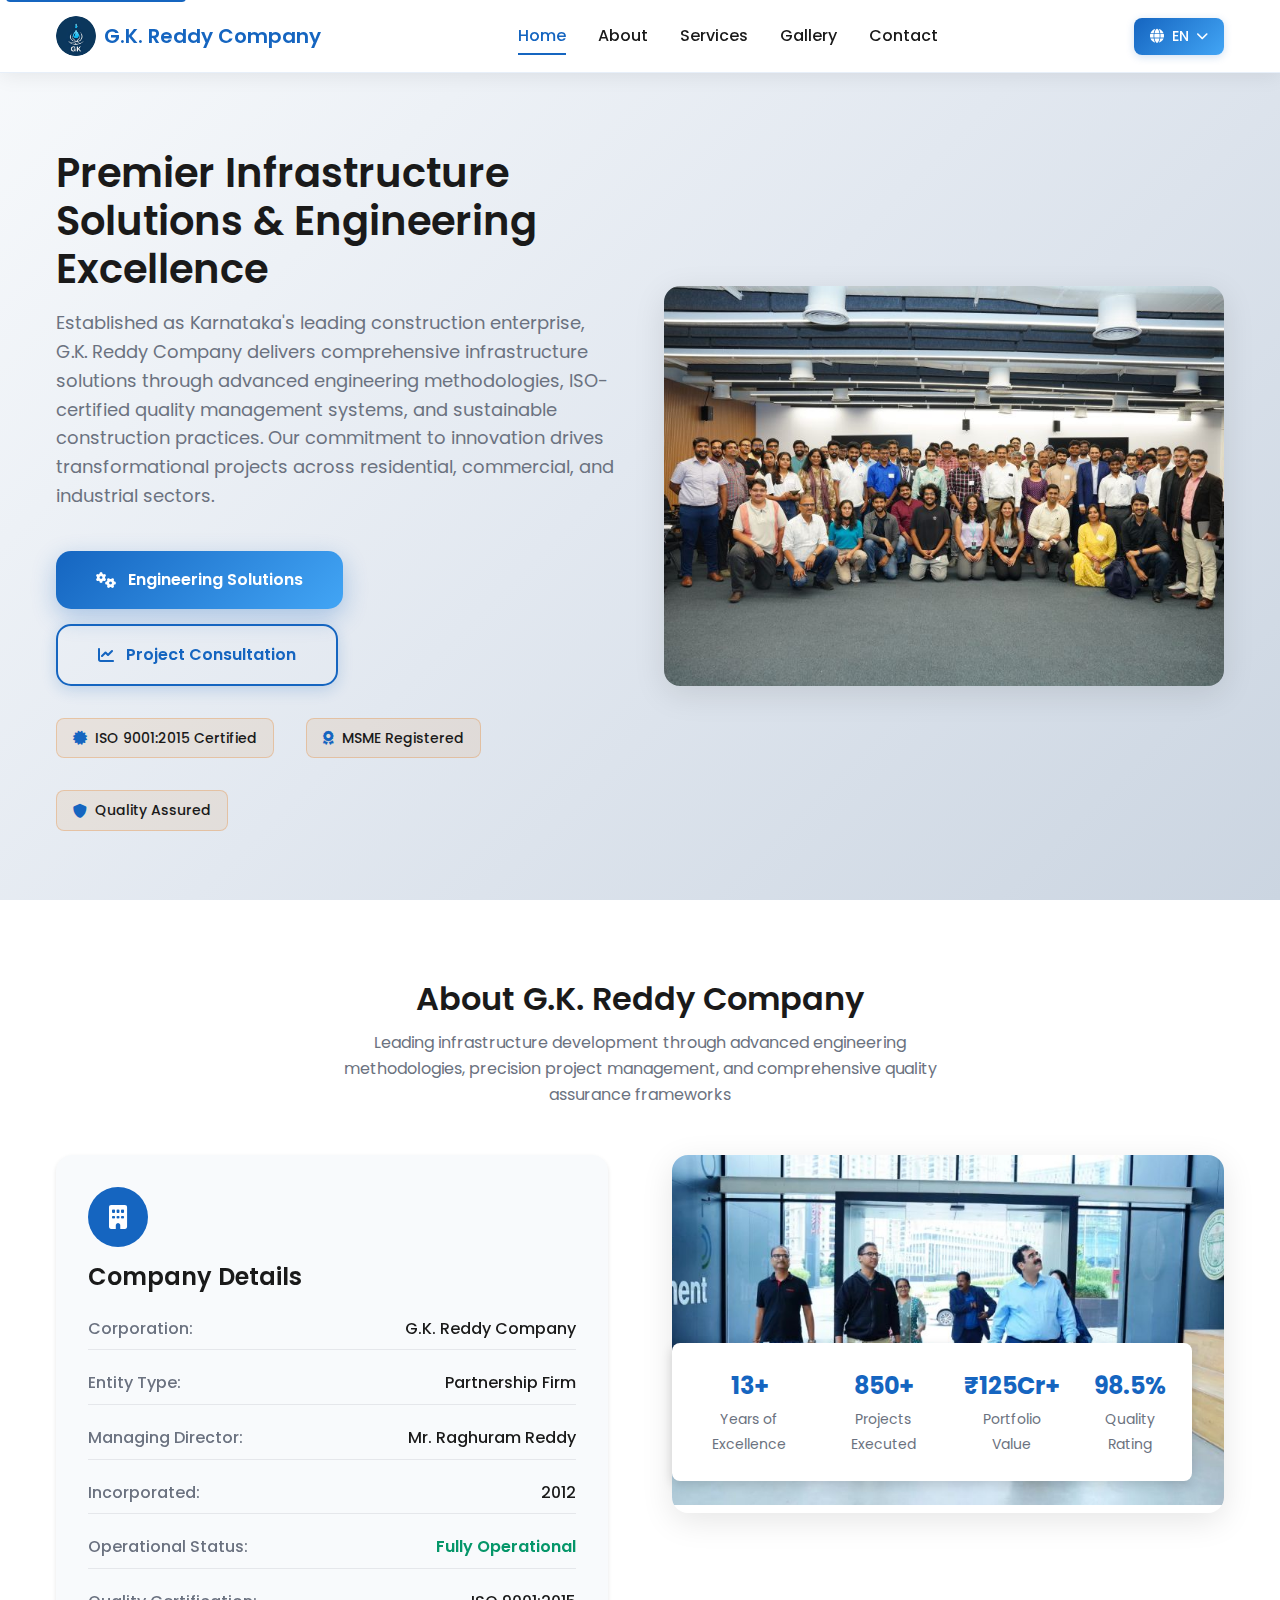
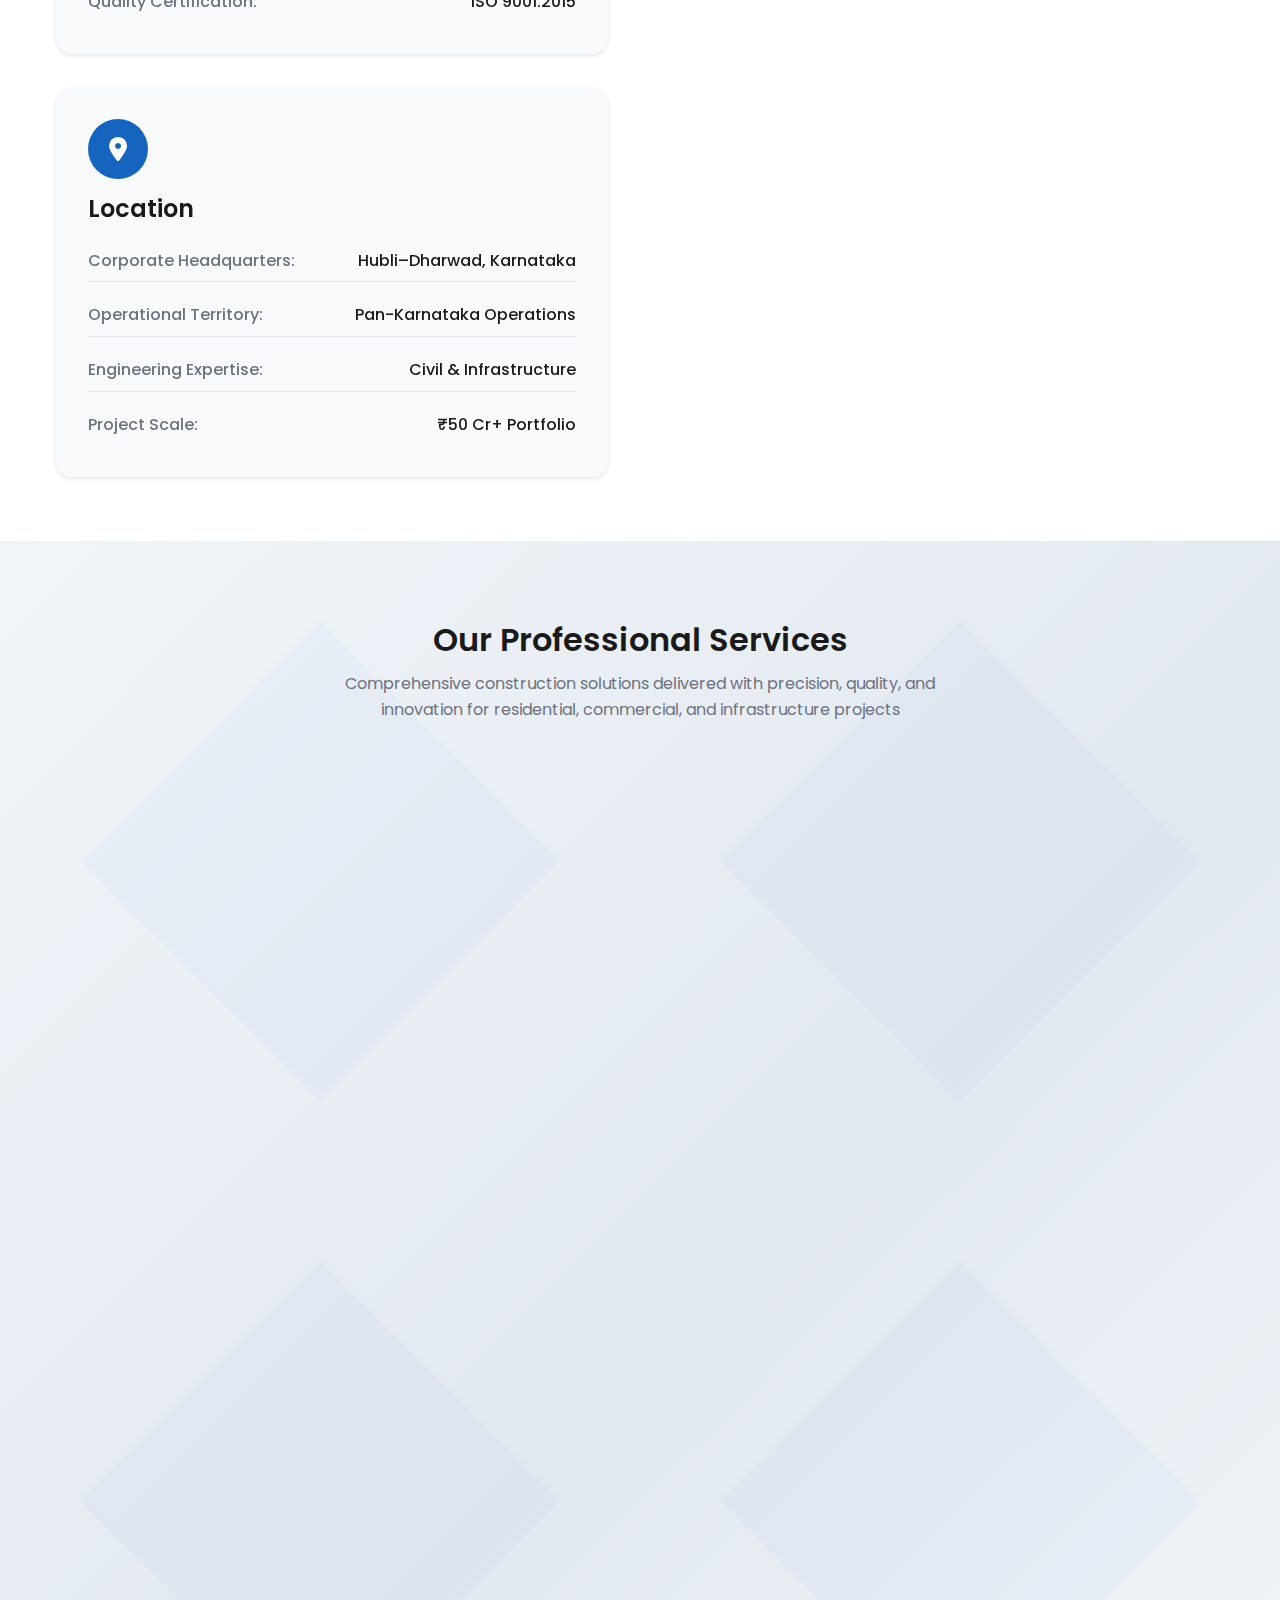
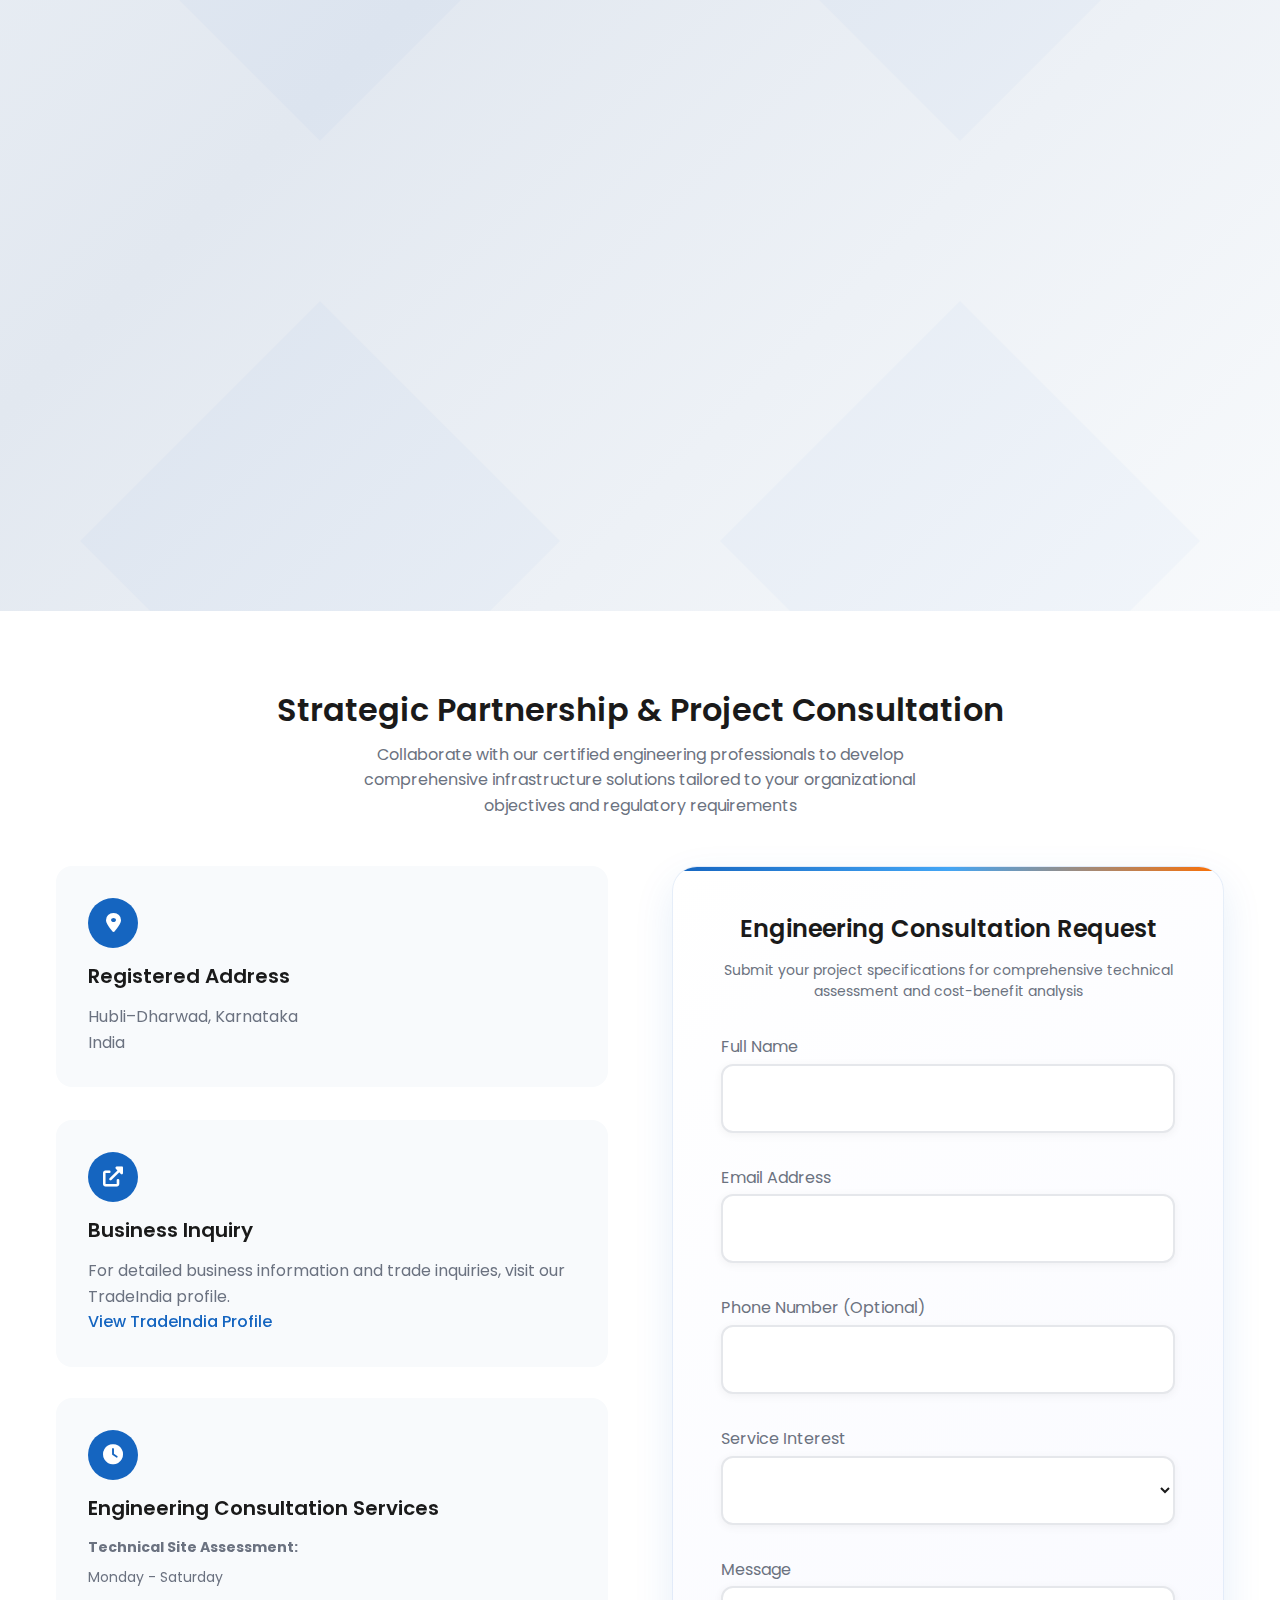
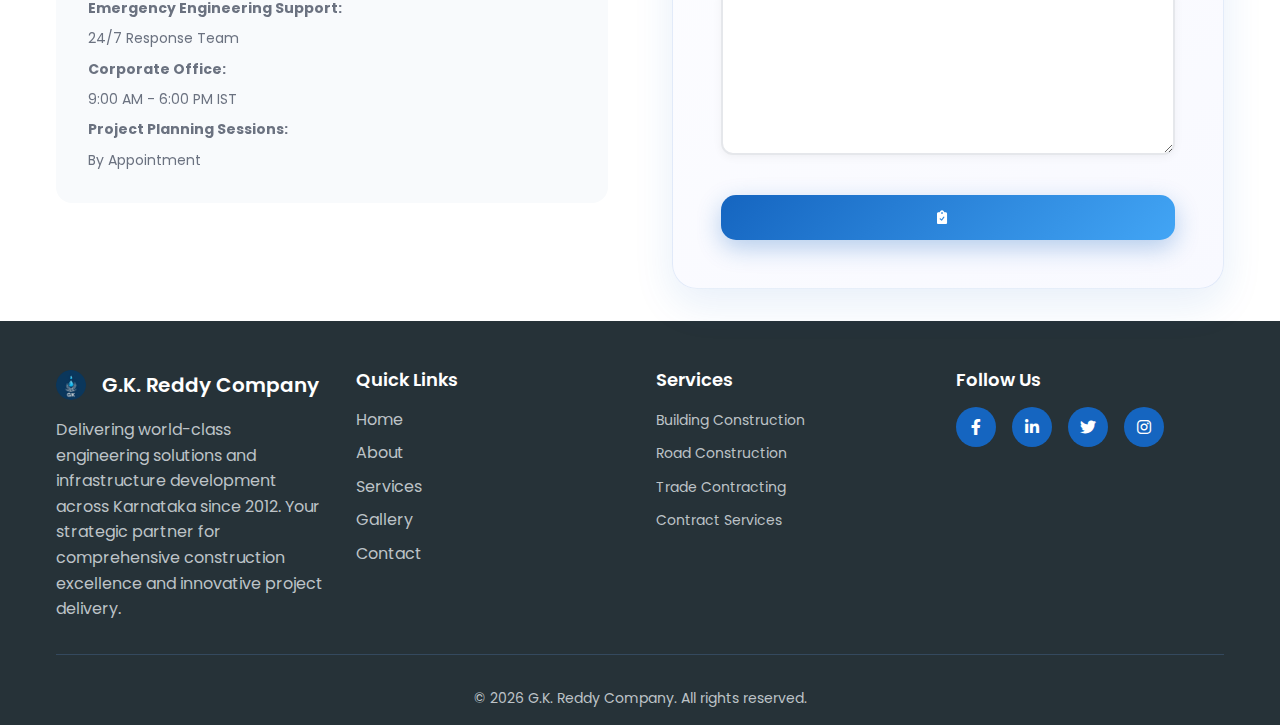
<file: index.html>
<!DOCTYPE html>
<html lang="en">
<head>
    <meta charset="UTF-8">
    <meta name="viewport" content="width=device-width, initial-scale=1.0">
    <title>G.K. Reddy Company - Trusted Construction Since 2012</title>
    <meta name="description" content="G.K. Reddy Company - Professional construction services in Hubli-Dharwad, Karnataka. Building Construction, Commercial Road Construction, and Specialized Trade Contracting.">
    
    <!-- Google Fonts -->
    <link href="https://fonts.googleapis.com/css2?family=Poppins:wght@300;400;500;600;700&display=swap" rel="stylesheet">
    
    <!-- Font Awesome for Icons -->
    <link rel="stylesheet" href="https://cdnjs.cloudflare.com/ajax/libs/font-awesome/6.0.0/css/all.min.css">
    
    <!-- Favicon -->
    <link rel="icon" type="image/x-icon" href="favicon.ico">
    
    <!-- Custom CSS -->
    <link rel="stylesheet" href="styles.css">
</head>
<body>
    <!-- Header -->
    <header class="header" id="header">
        <nav class="nav container">
            <div class="nav__logo">
                <img src="attached_assets/Picsart_25-05-15_21-54-48-437_1750524307330.png" alt="GK Logo" class="nav__logo-img">
                <span data-i18n="company_name">G.K. Reddy Company</span>
            </div>
            
            <div class="nav__menu" id="nav-menu">
                <ul class="nav__list">
                    <li class="nav__item">
                        <a href="#home" class="nav__link active-link" data-i18n="nav_home">Home</a>
                    </li>
                    <li class="nav__item">
                        <a href="#about" class="nav__link" data-i18n="nav_about">About</a>
                    </li>
                    <li class="nav__item">
                        <a href="#services" class="nav__link" data-i18n="nav_services">Services</a>
                    </li>
                    <li class="nav__item">
                        <a href="gallery.html" class="nav__link" data-i18n="nav_gallery">Gallery</a>
                    </li>
                    <li class="nav__item">
                        <a href="#contact" class="nav__link" data-i18n="nav_contact">Contact</a>
                    </li>
                </ul>
                <div class="nav__close" id="nav-close">
                    <i class="fas fa-times"></i>
                </div>
            </div>
            
            <div class="nav__actions">
                <div class="language__selector">
                    <button class="language__button" id="language-button">
                        <i class="fas fa-globe"></i>
                        <span id="current-language">EN</span>
                        <i class="fas fa-chevron-down"></i>
                    </button>
                    <div class="language__dropdown" id="language-dropdown">
                        <button class="language__option" data-lang="en">
                            <span class="language__flag">🇺🇸</span>
                            <span class="language__name">English</span>
                        </button>
                        <button class="language__option" data-lang="te">
                            <span class="language__flag">తె</span>
                            <span class="language__name">తెలుగు</span>
                        </button>
                        <button class="language__option" data-lang="kn">
                            <span class="language__flag">ಕ</span>
                            <span class="language__name">ಕನ್ನಡ</span>
                        </button>
                    </div>
                </div>
                
                <div class="nav__toggle" id="nav-toggle">
                    <i class="fas fa-bars"></i>
                </div>
            </div>
        </nav>
    </header>

    <!-- Main Content -->
    <main class="main">
        <!-- Hero Section -->
        <section class="hero section" id="home">
            <div class="hero__container container">
                <div class="hero__content">
                    <h1 class="hero__title" data-i18n="hero_title">Premier Infrastructure Solutions & Engineering Excellence</h1>
                    <p class="hero__description" data-i18n="hero_description">
                        Established as Karnataka's leading construction enterprise, G.K. Reddy Company delivers comprehensive infrastructure solutions through advanced engineering methodologies, ISO-certified quality management systems, and sustainable construction practices. Our commitment to innovation drives transformational projects across residential, commercial, and industrial sectors.
                    </p>
                    <div class="hero__buttons">
                        <a href="#services" class="button button--primary" data-i18n="engineering_solutions">
                            <i class="fas fa-cogs"></i>
                            Engineering Solutions
                        </a>
                        <a href="#contact" class="button button--outline" data-i18n="project_consultation">
                            <i class="fas fa-chart-line"></i>
                            Project Consultation
                        </a>
                    </div>
                    <div class="hero__certifications">
                        <div class="certification">
                            <i class="fas fa-certificate"></i>
                            <span>ISO 9001:2015 Certified</span>
                        </div>
                        <div class="certification">
                            <i class="fas fa-award"></i>
                            <span>MSME Registered</span>
                        </div>
                        <div class="certification">
                            <i class="fas fa-shield-alt"></i>
                            <span>Quality Assured</span>
                        </div>
                    </div>
                </div>
                <div class="hero__image">
                    <img src="attached_assets/1689396849541_1750524097983.jpg" alt="G. K. Reddy & Company Team" class="hero__img">
                </div>
            </div>
        </section>

        <!-- About Section -->
        <section class="about section" id="about">
            <div class="about__container container">
                <div class="section__header">
                    <h2 class="section__title" data-i18n="about_title">About G.K. Reddy Company</h2>
                    <p class="section__subtitle" data-i18n="about_subtitle">Leading infrastructure development through advanced engineering methodologies, precision project management, and comprehensive quality assurance frameworks</p>
                </div>
                
                <div class="about__content grid">
                    <div class="about__info">
                        <div class="about__card">
                            <div class="about__card-icon">
                                <i class="fas fa-building"></i>
                            </div>
                            <div class="about__card-content">
                                <h3 class="about__card-title" data-i18n="company_details">Company Details</h3>
                                <div class="about__details">
                                    <div class="about__detail">
                                        <span class="about__label" data-i18n="corporation_label">Corporation:</span>
                                        <span class="about__value" data-i18n="corporation_value">G.K. Reddy Company</span>
                                    </div>
                                    <div class="about__detail">
                                        <span class="about__label" data-i18n="entity_type_label">Entity Type:</span>
                                        <span class="about__value" data-i18n="entity_type_value">Partnership Firm</span>
                                    </div>
                                    <div class="about__detail">
                                        <span class="about__label" data-i18n="managing_director_label">Managing Director:</span>
                                        <span class="about__value" data-i18n="managing_director_value">Mr. Raghuram Reddy</span>
                                    </div>
                                    <div class="about__detail">
                                        <span class="about__label" data-i18n="incorporated_label">Incorporated:</span>
                                        <span class="about__value" data-i18n="incorporated_value">2012</span>
                                    </div>
                                    <div class="about__detail">
                                        <span class="about__label" data-i18n="operational_status_label">Operational Status:</span>
                                        <span class="about__value active-status" data-i18n="operational_status_value">Fully Operational</span>
                                    </div>
                                    <div class="about__detail">
                                        <span class="about__label" data-i18n="quality_certification_label">Quality Certification:</span>
                                        <span class="about__value" data-i18n="quality_certification_value">ISO 9001:2015</span>
                                    </div>
                                </div>
                            </div>
                        </div>
                        
                        <div class="about__card">
                            <div class="about__card-icon">
                                <i class="fas fa-map-marker-alt"></i>
                            </div>
                            <div class="about__card-content">
                                <h3 class="about__card-title" data-i18n="location_title">Location</h3>
                                <div class="about__details">
                                    <div class="about__detail">
                                        <span class="about__label" data-i18n="corporate_headquarters_label">Corporate Headquarters:</span>
                                        <span class="about__value" data-i18n="corporate_headquarters_value">Hubli–Dharwad, Karnataka</span>
                                    </div>
                                    <div class="about__detail">
                                        <span class="about__label" data-i18n="operational_territory_label">Operational Territory:</span>
                                        <span class="about__value" data-i18n="operational_territory_value">Pan-Karnataka Operations</span>
                                    </div>
                                    <div class="about__detail">
                                        <span class="about__label" data-i18n="engineering_expertise_label">Engineering Expertise:</span>
                                        <span class="about__value" data-i18n="engineering_expertise_value">Civil & Infrastructure</span>
                                    </div>
                                    <div class="about__detail">
                                        <span class="about__label" data-i18n="project_scale_label">Project Scale:</span>
                                        <span class="about__value" data-i18n="project_scale_value">₹50 Cr+ Portfolio</span>
                                    </div>
                                </div>
                            </div>
                        </div>
                    </div>
                    
                    <div class="about__images">
                        <div class="about__img-container">
                            <img src="attached_assets/1694238949724_1750524373490.jpg" alt="Professional Team Meeting" class="about__img">
                        </div>
                        <div class="about__stats">
                            <div class="stat">
                                <span class="stat__number" data-i18n="years_excellence_number">13+</span>
                                <span class="stat__label" data-i18n="years_excellence_label">Years of Excellence</span>
                            </div>
                            <div class="stat">
                                <span class="stat__number" data-i18n="projects_executed_number">850+</span>
                                <span class="stat__label" data-i18n="projects_executed_label">Projects Executed</span>
                            </div>
                            <div class="stat">
                                <span class="stat__number" data-i18n="portfolio_value_number">₹125Cr+</span>
                                <span class="stat__label" data-i18n="portfolio_value_label">Portfolio Value</span>
                            </div>
                            <div class="stat">
                                <span class="stat__number" data-i18n="quality_rating_number">98.5%</span>
                                <span class="stat__label" data-i18n="quality_rating_label">Quality Rating</span>
                            </div>
                        </div>
                    </div>
                </div>
            </div>
        </section>

        <!-- Services Section -->
        <section class="services section" id="services">
            <div class="services__container container">
                <div class="section__header">
                    <h2 class="section__title" data-i18n="services_title">Our Professional Services</h2>
                    <p class="section__subtitle" data-i18n="services_subtitle">Comprehensive construction solutions delivered with precision, quality, and innovation for residential, commercial, and infrastructure projects</p>
                </div>
                
                <div class="services__content grid">
                    <div class="service__card bounce-in">
                        <div class="service__icon">
                            <i class="fas fa-building"></i>
                        </div>
                        <h3 class="service__title" data-i18n="service_residential_title">Premium Residential & Commercial Construction</h3>
                        <p class="service__description" data-i18n="service_residential_desc">
                            Luxury residential developments and commercial complexes with cutting-edge architectural design, smart building technologies, and sustainable construction practices.
                        </p>
                        <div class="service__features">
                            <div class="service__feature" data-i18n="feature_custom_villa"><i class="fas fa-home"></i> Custom Villa Development</div>
                            <div class="service__feature" data-i18n="feature_highrise_apartments"><i class="fas fa-building"></i> High-Rise Apartment Complexes</div>
                            <div class="service__feature" data-i18n="feature_office_spaces"><i class="fas fa-store"></i> Commercial Office Spaces</div>
                            <div class="service__feature" data-i18n="feature_green_building"><i class="fas fa-leaf"></i> Green Building Certification</div>
                        </div>
                    </div>
                    
                    <div class="service__card slide-in-left">
                        <div class="service__icon">
                            <i class="fas fa-road"></i>
                        </div>
                        <h3 class="service__title" data-i18n="service_infra_title">Infrastructure & Civil Engineering</h3>
                        <p class="service__description" data-i18n="service_infra_desc">
                            Large-scale infrastructure development including roads, bridges, and urban planning projects with advanced engineering solutions and quality assurance protocols.
                        </p>
                        <div class="service__features">
                            <div class="service__feature" data-i18n="feature_highway_road"><i class="fas fa-road"></i> Highway & Road Construction</div>
                            <div class="service__feature" data-i18n="feature_bridge_flyover"><i class="fas fa-bridge"></i> Bridge & Flyover Projects</div>
                            <div class="service__feature" data-i18n="feature_water_management"><i class="fas fa-water"></i> Water Management Systems</div>
                            <div class="service__feature" data-i18n="feature_urban_planning"><i class="fas fa-city"></i> Urban Planning & Development</div>
                        </div>
                    </div>
                    
                    <div class="service__card fade-in-up">
                        <div class="service__icon">
                            <i class="fas fa-tools"></i>
                        </div>
                        <h3 class="service__title" data-i18n="service_renovation_title">Renovation & Interior Design</h3>
                        <p class="service__description" data-i18n="service_renovation_desc">
                            Complete renovation services and modern interior design solutions for residential and commercial spaces with contemporary styling and functional optimization.
                        </p>
                        <div class="service__features">
                            <div class="service__feature" data-i18n="feature_interior_design"><i class="fas fa-paint-brush"></i> Interior Design & Planning</div>
                            <div class="service__feature" data-i18n="feature_home_renovation"><i class="fas fa-hammer"></i> Complete Home Renovation</div>
                            <div class="service__feature" data-i18n="feature_furniture_fixtures"><i class="fas fa-couch"></i> Furniture & Fixtures</div>
                            <div class="service__feature" data-i18n="feature_lighting"><i class="fas fa-lightbulb"></i> Modern Lighting Solutions</div>
                        </div>
                    </div>
                    
                    <div class="service__card bounce-in">
                        <div class="service__icon">
                            <i class="fas fa-handshake"></i>
                        </div>
                        <h3 class="service__title" data-i18n="service_management_title">Project Management & Consulting</h3>
                        <p class="service__description" data-i18n="service_management_desc">
                            Professional project management services and construction consulting with comprehensive planning, execution oversight, and quality assurance for successful project delivery.
                        </p>
                        <div class="service__features">
                            <div class="service__feature" data-i18n="feature_planning"><i class="fas fa-clipboard-list"></i> Project Planning & Scheduling</div>
                            <div class="service__feature" data-i18n="feature_progress"><i class="fas fa-chart-line"></i> Progress Monitoring & Control</div>
                            <div class="service__feature" data-i18n="feature_quality"><i class="fas fa-shield-alt"></i> Quality Assurance & Safety</div>
                            <div class="service__feature" data-i18n="feature_client_consult"><i class="fas fa-handshake"></i> Client Consultation Services</div>
                        </div>
                    </div>
                </div>
            </div>
        </section>

        <!-- Contact Section -->
        <section class="contact section" id="contact">
            <div class="contact__container container">
                <div class="section__header">
                    <h2 class="section__title" data-i18n="contact_title">Strategic Partnership & Project Consultation</h2>
                    <p class="section__subtitle" data-i18n="contact_subtitle">Collaborate with our certified engineering professionals to develop comprehensive infrastructure solutions tailored to your organizational objectives and regulatory requirements</p>
                </div>
                
                <div class="contact__content grid">
                    <div class="contact__info">
                        <div class="contact__card">
                            <div class="contact__card-icon">
                                <i class="fas fa-map-marker-alt"></i>
                            </div>
                            <h3 class="contact__card-title" data-i18n="contact_registered_address">Registered Address</h3>
                            <p class="contact__card-text" data-i18n="contact_address">Hubli–Dharwad, Karnataka<br>India</p>
                        </div>
                        
                        <div class="contact__card">
                            <div class="contact__card-icon">
                                <i class="fas fa-external-link-alt"></i>
                            </div>
                            <h3 class="contact__card-title" data-i18n="contact_business_inquiry">Business Inquiry</h3>
                            <p class="contact__card-text" data-i18n="contact_business_info">For detailed business information and trade inquiries, visit our TradeIndia profile.</p>
                            <a href="#" class="contact__link" data-i18n="contact_tradeindia">View TradeIndia Profile</a>
                        </div>
                        
                        <div class="contact__card">
                            <div class="contact__card-icon">
                                <i class="fas fa-clock"></i>
                            </div>
                            <h3 class="contact__card-title" data-i18n="contact_engineering_services">Engineering Consultation Services</h3>
                            <div class="contact__hours">
                                <p class="contact__hours" data-i18n="contact_tech_assessment"><strong>Technical Site Assessment:</strong> Monday - Saturday</p>
                                <p class="contact__hours" data-i18n="contact_emergency_support"><strong>Emergency Engineering Support:</strong> 24/7 Response Team</p>
                                <p class="contact__hours" data-i18n="contact_corporate_office"><strong>Corporate Office:</strong> 9:00 AM - 6:00 PM IST</p>
                                <p class="contact__hours" data-i18n="contact_planning_sessions"><strong>Project Planning Sessions:</strong> By Appointment</p>
                            </div>
                        </div>
                    </div>
                    
                    <div class="contact__form-container">
                        <h3 class="contact__form-title" data-i18n="contact_form_title">Engineering Consultation Request</h3>
                        <p class="contact__form-subtitle" data-i18n="contact_form_subtitle">Submit your project specifications for comprehensive technical assessment and cost-benefit analysis</p>
                        <form class="contact__form" id="contact-form">
                            <div class="form__group">
                                <label for="name" class="form__label" data-i18n="full_name_label">Full Name</label>
                                <input type="text" id="name" name="name" class="form__input" required data-i18n-placeholder="full_name_placeholder">
                                <span class="form__error" id="name-error"></span>
                            </div>
                            <div class="form__group">
                                <label for="email" class="form__label" data-i18n="email_label">Email Address</label>
                                <input type="email" id="email" name="email" class="form__input" required data-i18n-placeholder="email_placeholder">
                                <span class="form__error" id="email-error"></span>
                            </div>
                            <div class="form__group">
                                <label for="phone" class="form__label" data-i18n="phone_label">Phone Number (Optional)</label>
                                <input type="tel" id="phone" name="phone" class="form__input" data-i18n-placeholder="phone_placeholder">
                            </div>
                            <div class="form__group">
                                <label for="service" class="form__label" data-i18n="service_interest_label">Service Interest</label>
                                <select id="service" name="service" class="form__input" required>
                                    <option value="" disabled selected></option>
                                    <option value="building" data-i18n="service_building">Building Construction</option>
                                    <option value="road" data-i18n="service_road">Commercial Road Construction</option>
                                    <option value="specialized" data-i18n="service_specialized">Specialized Trade Contracting</option>
                                    <option value="contract" data-i18n="service_contract">Works Contract Services</option>
                                    <option value="other" data-i18n="service_other">Other</option>
                                </select>
                            </div>
                            <div class="form__group">
                                <label for="message" class="form__label" data-i18n="message_label">Message</label>
                                <textarea id="message" name="message" class="form__input form__textarea" required rows="5" data-i18n-placeholder="message_placeholder"></textarea>
                                <span class="form__error" id="message-error"></span>
                            </div>
                            <button type="submit" class="button button--primary button--full" data-i18n="request_assessment">
                                <i class="fas fa-clipboard-check"></i>
                                <span></span>
                            </button>
                        </form>
                        
                        <div class="form__success" id="form-success">
                            <i class="fas fa-check-circle"></i>
                            <p data-i18n="form_success_message">Technical Assessment Request Submitted Successfully. Our certified engineering consultants will conduct a comprehensive project evaluation and provide detailed recommendations within 24 hours, including feasibility analysis and preliminary cost estimates.</p>
                        </div>
                    </div>
                </div>
            </div>
        </section>
    </main>

    <!-- Footer -->
    <footer class="footer">
        <div class="footer__container container">
            <div class="footer__content grid">
                <div class="footer__info">
                    <div class="footer__logo">
                        <img src="attached_assets/Picsart_25-05-15_21-54-48-437_1750524307330.png" alt="GK Logo" style="width: 30px; height: 30px; border-radius: 50%; margin-right: 0.5rem;">
                        <span data-i18n="footer_company_name">G.K. Reddy Company</span>
                    </div>
                    <p class="footer__description" data-i18n="footer_description">
                        Delivering world-class engineering solutions and infrastructure development across Karnataka since 2012. Your strategic partner for comprehensive construction excellence and innovative project delivery.
                    </p>
                </div>
                
                <div class="footer__links">
                    <h3 class="footer__title" data-i18n="footer_quick_links">Quick Links</h3>
                    <ul class="footer__list">
                        <li><a href="#home" class="footer__link" data-i18n="footer_home">Home</a></li>
                        <li><a href="#about" class="footer__link" data-i18n="footer_about">About</a></li>
                        <li><a href="#services" class="footer__link" data-i18n="footer_services">Services</a></li>
                        <li><a href="gallery.html" class="footer__link" data-i18n="footer_gallery">Gallery</a></li>
                        <li><a href="#contact" class="footer__link" data-i18n="footer_contact">Contact</a></li>
                    </ul>
                </div>
                
                <div class="footer__services">
                    <h3 class="footer__title" data-i18n="footer_services_title">Services</h3>
                    <ul class="footer__list">
                        <li><span class="footer__text" data-i18n="footer_service_building">Building Construction</span></li>
                        <li><span class="footer__text" data-i18n="footer_service_road">Road Construction</span></li>
                        <li><span class="footer__text" data-i18n="footer_service_trade">Trade Contracting</span></li>
                        <li><span class="footer__text" data-i18n="footer_service_contract">Contract Services</span></li>
                    </ul>
                </div>
                
                <div class="footer__social">
                    <h3 class="footer__title" data-i18n="footer_follow_us">Follow Us</h3>
                    <div class="footer__social-links">
                        <a href="#" class="footer__social-link" aria-label="Facebook">
                            <i class="fab fa-facebook-f"></i>
                        </a>
                        <a href="#" class="footer__social-link" aria-label="LinkedIn">
                            <i class="fab fa-linkedin-in"></i>
                        </a>
                        <a href="#" class="footer__social-link" aria-label="Twitter">
                            <i class="fab fa-twitter"></i>
                        </a>
                        <a href="#" class="footer__social-link" aria-label="Instagram">
                            <i class="fab fa-instagram"></i>
                        </a>
                    </div>
                </div>
            </div>
            
            <div class="footer__legal">
                <div class="footer__legal-content">
                    <p class="footer__copyright" data-i18n="footer_copyright">
                        © 2025 G.K. Reddy Company. All rights reserved.
                    </p>
                </div>
            </div>
        </div>
    </footer>

    <!-- Scroll to Top Button -->
    <button class="scroll-top" id="scroll-top" aria-label="Scroll to top">
        <i class="fas fa-arrow-up"></i>
    </button>

    <!-- JavaScript -->
    <script src="script.js"></script>
</body>
</html>
</file>
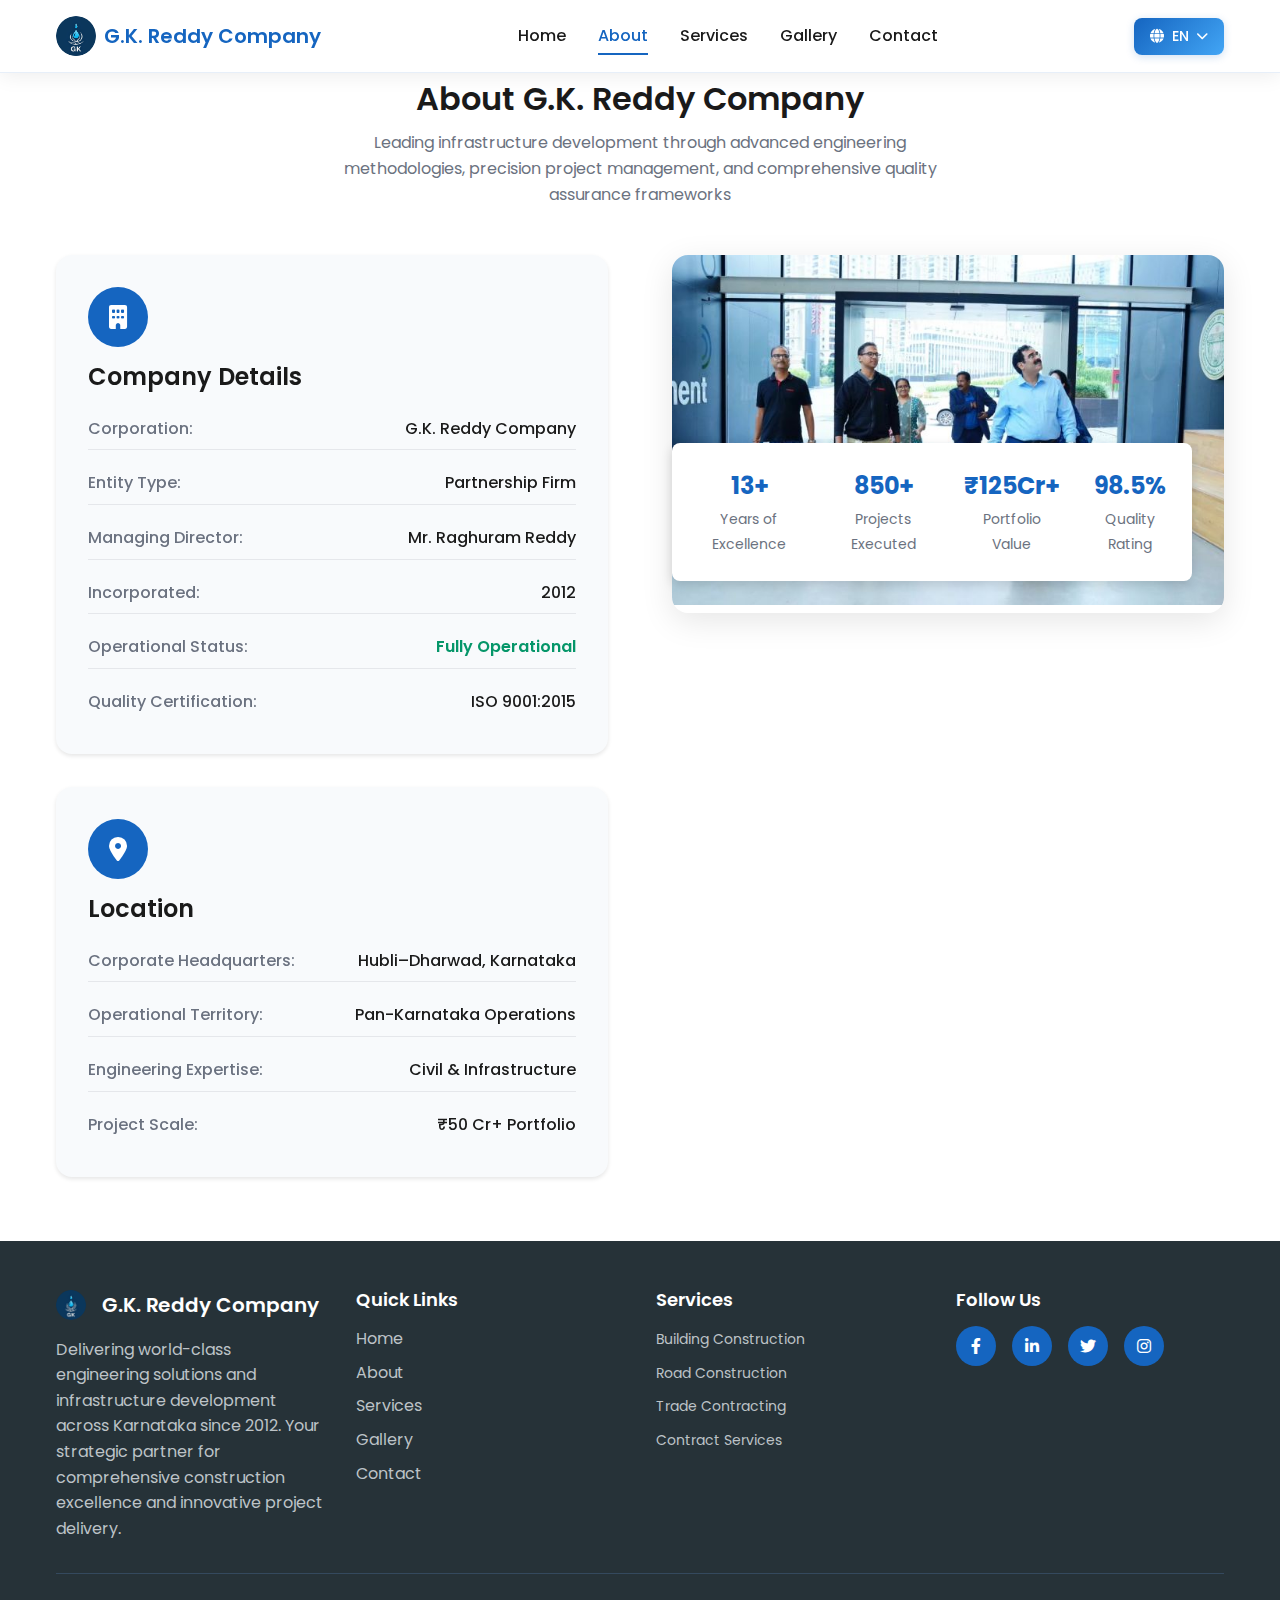
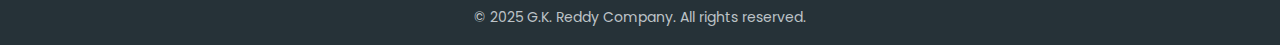
<file: about.html>
<!DOCTYPE html>
<html lang="en">
<head>
    <meta charset="UTF-8">
    <meta name="viewport" content="width=device-width, initial-scale=1.0">
    <title data-i18n="about_page_title">About G.K. Reddy Company</title>
    <meta name="description" content="About G.K. Reddy Company - Professional construction services in Hubli-Dharwad, Karnataka.">
    <link href="https://fonts.googleapis.com/css2?family=Poppins:wght@300;400;500;600;700&display=swap" rel="stylesheet">
    <link rel="stylesheet" href="https://cdnjs.cloudflare.com/ajax/libs/font-awesome/6.0.0/css/all.min.css">
    <link rel="icon" type="image/x-icon" href="favicon.ico">
    <link rel="stylesheet" href="styles.css">
</head>
<body>
    <!-- Header -->
    <header class="header" id="header">
        <nav class="nav container">
            <div class="nav__logo">
                <img src="attached_assets/Picsart_25-05-15_21-54-48-437_1750524307330.png" alt="GK Logo" class="nav__logo-img">
                <span data-i18n="company_name">G.K. Reddy Company</span>
            </div>
            <div class="nav__menu" id="nav-menu">
                <ul class="nav__list">
                    <li class="nav__item"><a href="index.html#home" class="nav__link" data-i18n="nav_home">Home</a></li>
                    <li class="nav__item"><a href="about.html" class="nav__link active-link" data-i18n="nav_about">About</a></li>
                    <li class="nav__item"><a href="index.html#services" class="nav__link" data-i18n="nav_services">Services</a></li>
                    <li class="nav__item"><a href="gallery.html" class="nav__link" data-i18n="nav_gallery">Gallery</a></li>
                    <li class="nav__item"><a href="index.html#contact" class="nav__link" data-i18n="nav_contact">Contact</a></li>
                </ul>
                <div class="nav__close" id="nav-close"><i class="fas fa-times"></i></div>
            </div>
            <div class="nav__actions">
                <div class="language__selector">
                    <button class="language__button" id="language-button">
                        <i class="fas fa-globe"></i>
                        <span id="current-language">EN</span>
                        <i class="fas fa-chevron-down"></i>
                    </button>
                    <div class="language__dropdown" id="language-dropdown">
                        <button class="language__option" data-lang="en"><span class="language__flag">🇺🇸</span><span class="language__name">English</span></button>
                        <button class="language__option" data-lang="te"><span class="language__flag">తె</span><span class="language__name">తెలుగు</span></button>
                        <button class="language__option" data-lang="kn"><span class="language__flag">ಕ</span><span class="language__name">ಕನ್ನಡ</span></button>
                    </div>
                </div>
                <div class="nav__toggle" id="nav-toggle"><i class="fas fa-bars"></i></div>
            </div>
        </nav>
    </header>
    <!-- Main Content -->
    <main class="main">
        <section class="about section" id="about">
            <div class="about__container container">
                <div class="section__header">
                    <h2 class="section__title" data-i18n="about_title">About G.K. Reddy Company</h2>
                    <p class="section__subtitle" data-i18n="about_subtitle">Leading infrastructure development through advanced engineering methodologies, precision project management, and comprehensive quality assurance frameworks</p>
                </div>
                <div class="about__content grid">
                    <div class="about__info">
                        <div class="about__card">
                            <div class="about__card-icon"><i class="fas fa-building"></i></div>
                            <div class="about__card-content">
                                <h3 class="about__card-title" data-i18n="company_details">Company Details</h3>
                                <div class="about__details">
                                    <div class="about__detail">
                                        <span class="about__label" data-i18n="corporation_label">Corporation:</span>
                                        <span class="about__value" data-i18n="corporation_value">G.K. Reddy Company</span>
                                    </div>
                                    <div class="about__detail">
                                        <span class="about__label" data-i18n="entity_type_label">Entity Type:</span>
                                        <span class="about__value" data-i18n="entity_type_value">Partnership Firm</span>
                                    </div>
                                    <div class="about__detail">
                                        <span class="about__label" data-i18n="managing_director_label">Managing Director:</span>
                                        <span class="about__value" data-i18n="managing_director_value">Mr. Raghuram Reddy</span>
                                    </div>
                                    <div class="about__detail">
                                        <span class="about__label" data-i18n="incorporated_label">Incorporated:</span>
                                        <span class="about__value" data-i18n="incorporated_value">2012</span>
                                    </div>
                                    <div class="about__detail">
                                        <span class="about__label" data-i18n="operational_status_label">Operational Status:</span>
                                        <span class="about__value active-status" data-i18n="operational_status_value">Fully Operational</span>
                                    </div>
                                    <div class="about__detail">
                                        <span class="about__label" data-i18n="quality_certification_label">Quality Certification:</span>
                                        <span class="about__value" data-i18n="quality_certification_value">ISO 9001:2015</span>
                                    </div>
                                </div>
                            </div>
                        </div>
                        <div class="about__card">
                            <div class="about__card-icon"><i class="fas fa-map-marker-alt"></i></div>
                            <div class="about__card-content">
                                <h3 class="about__card-title" data-i18n="location_title">Location</h3>
                                <div class="about__details">
                                    <div class="about__detail">
                                        <span class="about__label" data-i18n="corporate_headquarters_label">Corporate Headquarters:</span>
                                        <span class="about__value" data-i18n="corporate_headquarters_value">Hubli–Dharwad, Karnataka</span>
                                    </div>
                                    <div class="about__detail">
                                        <span class="about__label" data-i18n="operational_territory_label">Operational Territory:</span>
                                        <span class="about__value" data-i18n="operational_territory_value">Pan-Karnataka Operations</span>
                                    </div>
                                    <div class="about__detail">
                                        <span class="about__label" data-i18n="engineering_expertise_label">Engineering Expertise:</span>
                                        <span class="about__value" data-i18n="engineering_expertise_value">Civil & Infrastructure</span>
                                    </div>
                                    <div class="about__detail">
                                        <span class="about__label" data-i18n="project_scale_label">Project Scale:</span>
                                        <span class="about__value" data-i18n="project_scale_value">₹50 Cr+ Portfolio</span>
                                    </div>
                                </div>
                            </div>
                        </div>
                    </div>
                    <div class="about__images">
                        <div class="about__img-container">
                            <img src="attached_assets/1694238949724_1750524373490.jpg" alt="Professional Team Meeting" class="about__img">
                        </div>
                        <div class="about__stats">
                            <div class="stat">
                                <span class="stat__number" data-i18n="years_excellence_number">13+</span>
                                <span class="stat__label" data-i18n="years_excellence_label">Years of Excellence</span>
                            </div>
                            <div class="stat">
                                <span class="stat__number" data-i18n="projects_executed_number">850+</span>
                                <span class="stat__label" data-i18n="projects_executed_label">Projects Executed</span>
                            </div>
                            <div class="stat">
                                <span class="stat__number" data-i18n="portfolio_value_number">₹125Cr+</span>
                                <span class="stat__label" data-i18n="portfolio_value_label">Portfolio Value</span>
                            </div>
                            <div class="stat">
                                <span class="stat__number" data-i18n="quality_rating_number">98.5%</span>
                                <span class="stat__label" data-i18n="quality_rating_label">Quality Rating</span>
                            </div>
                        </div>
                    </div>
                </div>
            </div>
        </section>
    </main>
    <!-- Footer -->
    <footer class="footer">
        <div class="footer__container container">
            <div class="footer__content grid">
                <div class="footer__info">
                    <div class="footer__logo">
                        <img src="attached_assets/Picsart_25-05-15_21-54-48-437_1750524307330.png" alt="GK Logo" style="width: 30px; height: 30px; border-radius: 50%; margin-right: 0.5rem;">
                        <span data-i18n="footer_company_name">G.K. Reddy Company</span>
                    </div>
                    <p class="footer__description" data-i18n="footer_description">
                        Delivering world-class engineering solutions and infrastructure development across Karnataka since 2012. Your strategic partner for comprehensive construction excellence and innovative project delivery.
                    </p>
                </div>
                <div class="footer__links">
                    <h3 class="footer__title" data-i18n="footer_quick_links">Quick Links</h3>
                    <ul class="footer__list">
                        <li><a href="index.html#home" class="footer__link" data-i18n="footer_home">Home</a></li>
                        <li><a href="about.html" class="footer__link active-link" data-i18n="footer_about">About</a></li>
                        <li><a href="index.html#services" class="footer__link" data-i18n="footer_services">Services</a></li>
                        <li><a href="gallery.html" class="footer__link" data-i18n="footer_gallery">Gallery</a></li>
                        <li><a href="index.html#contact" class="footer__link" data-i18n="footer_contact">Contact</a></li>
                    </ul>
                </div>
                <div class="footer__services">
                    <h3 class="footer__title" data-i18n="footer_services_title">Services</h3>
                    <ul class="footer__list">
                        <li><span class="footer__text" data-i18n="footer_service_building">Building Construction</span></li>
                        <li><span class="footer__text" data-i18n="footer_service_road">Road Construction</span></li>
                        <li><span class="footer__text" data-i18n="footer_service_trade">Trade Contracting</span></li>
                        <li><span class="footer__text" data-i18n="footer_service_contract">Contract Services</span></li>
                    </ul>
                </div>
                <div class="footer__social">
                    <h3 class="footer__title" data-i18n="footer_follow_us">Follow Us</h3>
                    <div class="footer__social-links">
                        <a href="#" class="footer__social-link" aria-label="Facebook"><i class="fab fa-facebook-f"></i></a>
                        <a href="#" class="footer__social-link" aria-label="LinkedIn"><i class="fab fa-linkedin-in"></i></a>
                        <a href="#" class="footer__social-link" aria-label="Twitter"><i class="fab fa-twitter"></i></a>
                        <a href="#" class="footer__social-link" aria-label="Instagram"><i class="fab fa-instagram"></i></a>
                    </div>
                </div>
            </div>
            <div class="footer__legal">
                <div class="footer__legal-content">
                    <p class="footer__copyright" data-i18n="footer_copyright">
                        © 2025 G.K. Reddy Company. All rights reserved.
                    </p>
                </div>
            </div>
        </div>
    </footer>
    <script src="script.js"></script>
</body>
</html>
</file>
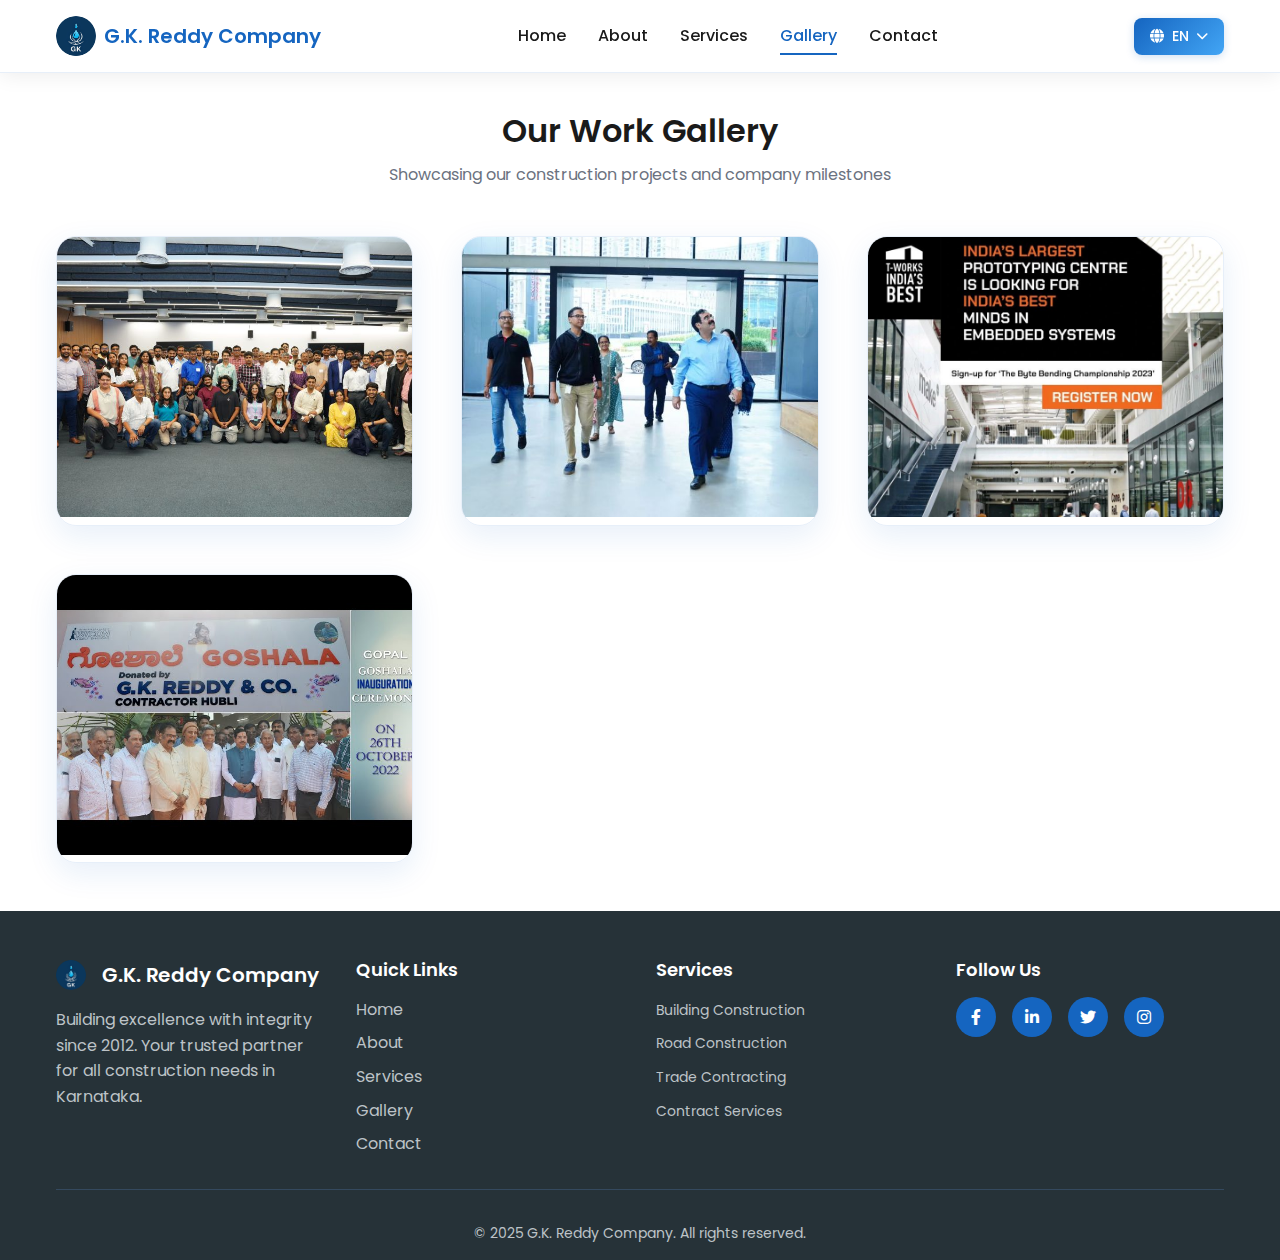
<file: gallery.html>
<!DOCTYPE html>
<html lang="en">
<head>
    <meta charset="UTF-8">
    <meta name="viewport" content="width=device-width, initial-scale=1.0">
    <title>Gallery - G.K. Reddy Company</title>
    <link href="https://fonts.googleapis.com/css2?family=Poppins:wght@300;400;500;600;700&display=swap" rel="stylesheet">
    <link rel="stylesheet" href="https://cdnjs.cloudflare.com/ajax/libs/font-awesome/6.0.0/css/all.min.css">
    <link rel="stylesheet" href="styles.css">
    <style>
        .gallery {
            padding: 7rem 0 3rem;
        }
        
        .gallery__grid {
            display: grid;
            grid-template-columns: repeat(auto-fit, minmax(350px, 1fr));
            gap: 3rem;
            margin-top: 3rem;
        }
        
        .gallery__item {
            position: relative;
            border-radius: 20px;
            overflow: hidden;
            box-shadow: 0 10px 30px rgba(21, 101, 192, 0.1);
            transition: all 0.4s cubic-bezier(0.4, 0, 0.2, 1);
            border: 1px solid rgba(21, 101, 192, 0.1);
        }
        
        .gallery__item:hover {
            transform: translateY(-15px);
            box-shadow: 0 20px 60px rgba(21, 101, 192, 0.15);
            border-color: var(--primary-light);
        }
        
        .gallery__img {
            width: 100%;
            height: 280px;
            object-fit: cover;
            transition: transform 0.4s ease;
        }
        
        .gallery__item:hover .gallery__img {
            transform: scale(1.05);
        }
        
        .gallery__overlay {
            position: absolute;
            top: 0;
            left: 0;
            right: 0;
            bottom: 0;
            background: linear-gradient(to bottom, transparent, rgba(21, 101, 192, 0.9));
            display: flex;
            align-items: flex-end;
            padding: 2rem;
            opacity: 0;
            transition: var(--transition);
        }
        
        .gallery__item:hover .gallery__overlay {
            opacity: 1;
        }
        
        .gallery__info h3 {
            color: var(--white-color);
            margin-bottom: 0.5rem;
        }
        
        .gallery__info p {
            color: #bdc3c7;
            font-size: var(--small-font-size);
        }
    </style>
</head>
<body>
    <!-- Header -->
    <header class="header" id="header">
        <nav class="nav container">
            <div class="nav__logo">
                <img src="attached_assets/Picsart_25-05-15_21-54-48-437_1750524307330.png" alt="GK Logo" class="nav__logo-img">
                <span data-i18n="company_name">G.K. Reddy Company</span>
            </div>
            
            <div class="nav__menu" id="nav-menu">
                <ul class="nav__list">
                    <li class="nav__item">
                        <a href="index.html" class="nav__link" data-i18n="nav_home">Home</a>
                    </li>
                    <li class="nav__item">
                        <a href="index.html#about" class="nav__link" data-i18n="nav_about">About</a>
                    </li>
                    <li class="nav__item">
                        <a href="index.html#services" class="nav__link" data-i18n="nav_services">Services</a>
                    </li>
                    <li class="nav__item">
                        <a href="gallery.html" class="nav__link active-link" data-i18n="nav_gallery">Gallery</a>
                    </li>
                    <li class="nav__item">
                        <a href="index.html#contact" class="nav__link" data-i18n="nav_contact">Contact</a>
                    </li>
                </ul>
                <div class="nav__close" id="nav-close">
                    <i class="fas fa-times"></i>
                </div>
            </div>
            
            <div class="nav__actions">
                <div class="language__selector">
                    <button class="language__button" id="language-button">
                        <i class="fas fa-globe"></i>
                        <span id="current-language">EN</span>
                        <i class="fas fa-chevron-down"></i>
                    </button>
                    <div class="language__dropdown" id="language-dropdown">
                        <button class="language__option" data-lang="en">
                            <span class="language__flag">🇺🇸</span>
                            <span class="language__name">English</span>
                        </button>
                        <button class="language__option" data-lang="te">
                            <span class="language__flag">తె</span>
                            <span class="language__name">తెలుగు</span>
                        </button>
                        <button class="language__option" data-lang="kn">
                            <span class="language__flag">ಕ</span>
                            <span class="language__name">ಕನ್ನಡ</span>
                        </button>
                    </div>
                </div>
                
                <div class="nav__toggle" id="nav-toggle">
                    <i class="fas fa-bars"></i>
                </div>
            </div>
        </nav>
    </header>

    <!-- Gallery Section -->
    <section class="gallery section">
        <div class="container">
            <div class="section__header">
                <h1 class="section__title" data-i18n="gallery_title">Our Work Gallery</h1>
                <p class="section__subtitle" data-i18n="gallery_subtitle">Showcasing our construction projects and company milestones</p>
            </div>
            
            <div class="gallery__grid">
                <div class="gallery__item">
                    <img src="attached_assets/1689396849541_1750524097983.jpg" alt="Team Photo" class="gallery__img">
                    <div class="gallery__overlay">
                        <div class="gallery__info">
                            <h3 data-i18n="gallery_team_title">Our Professional Team</h3>
                            <p data-i18n="gallery_team_desc">Dedicated professionals committed to excellence in construction</p>
                        </div>
                    </div>
                </div>
                
                <div class="gallery__item">
                    <img src="attached_assets/1694238949724_1750524373490.jpg" alt="Business Meeting" class="gallery__img">
                    <div class="gallery__overlay">
                        <div class="gallery__info">
                            <h3 data-i18n="gallery_meeting_title">Professional Meetings</h3>
                            <p data-i18n="gallery_meeting_desc">Strategic planning and client consultations</p>
                        </div>
                    </div>
                </div>
                
                <div class="gallery__item">
                    <img src="attached_assets/1695722496039_1750524377942.jpg" alt="Modern Facility" class="gallery__img">
                    <div class="gallery__overlay">
                        <div class="gallery__info">
                            <h3 data-i18n="gallery_modern_title">Modern Infrastructure</h3>
                            <p data-i18n="gallery_modern_desc">State-of-the-art facilities and technology integration</p>
                        </div>
                    </div>
                </div>
                
                <div class="gallery__item">
                    <img src="attached_assets/sddefault_1750524410260.jpg" alt="Community Event" class="gallery__img">
                    <div class="gallery__overlay">
                        <div class="gallery__info">
                            <h3 data-i18n="gallery_community_title">Community Engagement</h3>
                            <p data-i18n="gallery_community_desc">Goshala inauguration ceremony - giving back to the community</p>
                        </div>
                    </div>
                </div>
            </div>
        </div>
    </section>

    <!-- Footer -->
    <footer class="footer">
        <div class="footer__container container">
            <div class="footer__content grid">
                <div class="footer__info">
                    <div class="footer__logo">
                        <img src="attached_assets/Picsart_25-05-15_21-54-48-437_1750524307330.png" alt="GK Logo" style="width: 30px; height: 30px; border-radius: 50%; margin-right: 0.5rem;">
                        <span data-i18n="footer_company_name">G.K. Reddy Company</span>
                    </div>
                    <p class="footer__description" data-i18n="footer_description">
                        Building excellence with integrity since 2012. Your trusted partner for all construction needs in Karnataka.
                    </p>
                </div>
                
                <div class="footer__links">
                    <h3 class="footer__title" data-i18n="footer_quick_links">Quick Links</h3>
                    <ul class="footer__list">
                        <li><a href="index.html" class="footer__link" data-i18n="footer_home">Home</a></li>
                        <li><a href="index.html#about" class="footer__link" data-i18n="footer_about">About</a></li>
                        <li><a href="index.html#services" class="footer__link" data-i18n="footer_services">Services</a></li>
                        <li><a href="gallery.html" class="footer__link" data-i18n="footer_gallery">Gallery</a></li>
                        <li><a href="index.html#contact" class="footer__link" data-i18n="footer_contact">Contact</a></li>
                    </ul>
                </div>
                
                <div class="footer__services">
                    <h3 class="footer__title" data-i18n="footer_services_title">Services</h3>
                    <ul class="footer__list">
                        <li><span class="footer__text" data-i18n="footer_service_building">Building Construction</span></li>
                        <li><span class="footer__text" data-i18n="footer_service_road">Road Construction</span></li>
                        <li><span class="footer__text" data-i18n="footer_service_trade">Trade Contracting</span></li>
                        <li><span class="footer__text" data-i18n="footer_service_contract">Contract Services</span></li>
                    </ul>
                </div>
                
                <div class="footer__social">
                    <h3 class="footer__title" data-i18n="footer_follow_us">Follow Us</h3>
                    <div class="footer__social-links">
                        <a href="#" class="footer__social-link" aria-label="Facebook">
                            <i class="fab fa-facebook-f"></i>
                        </a>
                        <a href="#" class="footer__social-link" aria-label="LinkedIn">
                            <i class="fab fa-linkedin-in"></i>
                        </a>
                        <a href="#" class="footer__social-link" aria-label="Twitter">
                            <i class="fab fa-twitter"></i>
                        </a>
                        <a href="#" class="footer__social-link" aria-label="Instagram">
                            <i class="fab fa-instagram"></i>
                        </a>
                    </div>
                </div>
            </div>
            
            <div class="footer__legal">
                <div class="footer__legal-content">
                    <p class="footer__copyright" data-i18n="footer_copyright">
                        © 2025 G.K. Reddy Company. All rights reserved.
                    </p>
                </div>
            </div>
        </div>
    </footer>

    <script src="script.js"></script>
</body>
</html>
</file>
<file: styles.css>
/* ===== GOOGLE FONTS ===== */
@import url('https://fonts.googleapis.com/css2?family=Poppins:wght@300;400;500;600;700&display=swap');

/* ===== CSS VARIABLES ===== */
:root {
  /* Colors */
  --primary-color: #1565C0;
  --primary-dark: #0D47A1;
  --primary-light: #42A5F5;
  --secondary-color: #263238;
  --accent-color: #FF6F00;
  --text-color: #1A1A1A;
  --text-light: #6B7280;
  --white-color: #ffffff;
  --light-bg: #F8FAFC;
  --border-color: #E5E7EB;
  --success-color: #059669;
  --error-color: #DC2626;
  --warning-color: #D97706;
  
  /* Typography */
  --body-font: 'Poppins', sans-serif;
  --h1-font-size: 2.5rem;
  --h2-font-size: 2rem;
  --h3-font-size: 1.5rem;
  --normal-font-size: 1rem;
  --small-font-size: 0.875rem;
  --smaller-font-size: 0.75rem;
  --font-weight-light: 300;
  --font-weight-normal: 400;
  --font-weight-medium: 500;
  --font-weight-semi-bold: 600;
  --font-weight-bold: 700;
  
  /* Spacing */
  --mb-0-25: 0.25rem;
  --mb-0-5: 0.5rem;
  --mb-0-75: 0.75rem;
  --mb-1: 1rem;
  --mb-1-25: 1.25rem;
  --mb-1-5: 1.5rem;
  --mb-2: 2rem;
  --mb-2-5: 2.5rem;
  --mb-3: 3rem;
  
  /* Shadows */
  --shadow-light: 0 2px 4px rgba(0, 0, 0, 0.1);
  --shadow-medium: 0 4px 12px rgba(0, 0, 0, 0.15);
  --shadow-strong: 0 8px 32px rgba(0, 0, 0, 0.1);
  
  /* Border radius */
  --border-radius: 0.5rem;
  --border-radius-lg: 1rem;
  
  /* Transitions */
  --transition: all 0.3s ease;
  --transition-fast: all 0.2s ease;
}

/* ===== BASE STYLES ===== */
* {
  margin: 0;
  padding: 0;
  box-sizing: border-box;
}

html {
  scroll-behavior: smooth;
}

body {
  font-family: var(--body-font);
  font-size: var(--normal-font-size);
  background-color: var(--white-color);
  color: var(--text-color);
  line-height: 1.6;
}

h1, h2, h3, h4 {
  color: var(--text-color);
  font-weight: var(--font-weight-semi-bold);
  line-height: 1.2;
}

ul {
  list-style: none;
}

a {
  text-decoration: none;
  color: inherit;
}

img {
  max-width: 100%;
  height: auto;
}

input, button, textarea, select {
  font-family: var(--body-font);
}

button {
  border: none;
  outline: none;
  cursor: pointer;
}

/* ===== REUSABLE CSS CLASSES ===== */
.container {
  max-width: 1200px;
  margin: 0 auto;
  padding: 0 1rem;
}

.grid {
  display: grid;
  gap: 2rem;
}

.section {
  padding: 5rem 0 2rem;
}

.section__header {
  text-align: center;
  margin-bottom: var(--mb-3);
}

.section__title {
  font-size: var(--h2-font-size);
  color: var(--text-color);
  margin-bottom: var(--mb-0-75);
}

.section__subtitle {
  font-size: var(--normal-font-size);
  color: var(--text-light);
  max-width: 600px;
  margin: 0 auto;
}

/* ===== BUTTONS ===== */
.button {
  display: inline-flex;
  align-items: center;
  gap: 0.75rem;
  background: linear-gradient(135deg, var(--primary-color), var(--primary-light));
  color: var(--white-color);
  padding: 1rem 2.5rem;
  border-radius: 15px;
  font-weight: var(--font-weight-semi-bold);
  transition: all 0.4s cubic-bezier(0.4, 0, 0.2, 1);
  border: none;
  position: relative;
  overflow: hidden;
  box-shadow: 0 8px 25px rgba(21, 101, 192, 0.3);
}

.button::before {
  content: '';
  position: absolute;
  top: 0;
  left: -100%;
  width: 100%;
  height: 100%;
  background: linear-gradient(90deg, transparent, rgba(255, 255, 255, 0.2), transparent);
  transition: left 0.5s ease;
}

.button:hover::before {
  left: 100%;
}

.button:hover {
  background: linear-gradient(135deg, var(--primary-dark), var(--primary-color));
  transform: translateY(-5px);
  box-shadow: 0 15px 40px rgba(21, 101, 192, 0.4);
}

.button--primary {
  background-color: var(--primary-color);
  border-color: var(--primary-color);
}

.button--outline {
  background: transparent;
  color: var(--primary-color);
  border: 2px solid var(--primary-color);
  box-shadow: 0 4px 15px rgba(21, 101, 192, 0.2);
}

.button--outline::before {
  background: linear-gradient(90deg, transparent, rgba(21, 101, 192, 0.1), transparent);
}

.button--outline:hover {
  background: linear-gradient(135deg, var(--primary-color), var(--primary-light));
  color: var(--white-color);
  border-color: var(--primary-color);
}

.button--full {
  width: 100%;
  justify-content: center;
}

/* ===== HEADER & NAVIGATION ===== */
.header {
  width: 100%;
  position: fixed;
  top: 0;
  left: 0;
  z-index: 100;
  background-color: rgba(255, 255, 255, 0.98);
  backdrop-filter: blur(20px);
  box-shadow: 0 2px 20px rgba(0, 0, 0, 0.08);
  transition: all 0.3s cubic-bezier(0.4, 0, 0.2, 1);
  border-bottom: 1px solid rgba(21, 101, 192, 0.1);
}

.header.scroll-header {
  background-color: rgba(255, 255, 255, 0.98);
  box-shadow: var(--shadow-medium);
}

.nav {
  height: 4.5rem;
  display: flex;
  justify-content: space-between;
  align-items: center;
}

.nav__logo {
  display: flex;
  align-items: center;
  gap: 0.5rem;
  color: var(--primary-color);
  font-weight: var(--font-weight-semi-bold);
  font-size: 1.25rem;
}

.nav__logo-img {
  width: 40px;
  height: 40px;
  border-radius: 50%;
}

.nav__list {
  display: flex;
  gap: 2rem;
}

.nav__link {
  color: var(--text-color);
  font-weight: var(--font-weight-medium);
  transition: var(--transition);
  position: relative;
}

.nav__link:hover,
.nav__link.active-link {
  color: var(--primary-color);
}

.nav__link::after {
  content: '';
  position: absolute;
  width: 0;
  height: 2px;
  bottom: -0.5rem;
  left: 0;
  background-color: var(--primary-color);
  transition: var(--transition);
}

.nav__link:hover::after,
.nav__link.active-link::after {
  width: 100%;
}

.nav__actions {
  display: flex;
  align-items: center;
  gap: 1rem;
}

/* ===== LANGUAGE SELECTOR ===== */
.language__selector {
  position: relative;
}

.language__button {
  display: flex;
  align-items: center;
  gap: 0.5rem;
  background: linear-gradient(135deg, var(--primary-color), var(--primary-light));
  color: var(--white-color);
  border: none;
  padding: 0.5rem 1rem;
  border-radius: 8px;
  cursor: pointer;
  font-size: 0.875rem;
  font-weight: var(--font-weight-medium);
  transition: all 0.3s ease;
  box-shadow: 0 2px 8px rgba(21, 101, 192, 0.2);
}

.language__button:hover {
  background: linear-gradient(135deg, var(--primary-dark), var(--primary-color));
  transform: translateY(-2px);
  box-shadow: 0 4px 12px rgba(21, 101, 192, 0.3);
}

.language__button i:last-child {
  font-size: 0.75rem;
  transition: transform 0.3s ease;
}

.language__button.active i:last-child {
  transform: rotate(180deg);
}

.language__dropdown {
  position: absolute;
  top: 100%;
  right: 0;
  background: var(--white-color);
  border: 1px solid var(--border-color);
  border-radius: 12px;
  box-shadow: 0 8px 32px rgba(0, 0, 0, 0.1);
  opacity: 0;
  visibility: hidden;
  transform: translateY(-10px);
  transition: all 0.3s cubic-bezier(0.4, 0, 0.2, 1);
  z-index: 1000;
  min-width: 150px;
  overflow: hidden;
}

.language__dropdown.show {
  opacity: 1;
  visibility: visible;
  transform: translateY(0);
}

.language__option {
  display: flex;
  align-items: center;
  gap: 0.75rem;
  width: 100%;
  padding: 0.75rem 1rem;
  border: none;
  background: transparent;
  color: var(--text-color);
  cursor: pointer;
  transition: all 0.2s ease;
  font-size: 0.875rem;
}

.language__option:hover {
  background: linear-gradient(135deg, rgba(21, 101, 192, 0.1), rgba(66, 165, 245, 0.05));
  color: var(--primary-color);
}

.language__option.active {
  background: linear-gradient(135deg, var(--primary-color), var(--primary-light));
  color: var(--white-color);
}

.language__flag {
  font-size: 1rem;
  width: 20px;
  text-align: center;
}

.language__name {
  font-weight: var(--font-weight-medium);
}

.nav__toggle,
.nav__close {
  display: none;
  font-size: 1.25rem;
  color: var(--text-color);
  cursor: pointer;
}

/* ===== HERO SECTION ===== */
.hero {
  padding-top: 7rem;
  min-height: 100vh;
  display: flex;
  align-items: center;
  background: linear-gradient(135deg, #F8FAFC 0%, #E2E8F0 50%, #CBD5E1 100%);
  position: relative;
  overflow: hidden;
}

.hero::before {
  content: '';
  position: absolute;
  top: 0;
  left: 0;
  right: 0;
  bottom: 0;
  background: url('data:image/svg+xml,<svg xmlns="http://www.w3.org/2000/svg" viewBox="0 0 60 60"><defs><pattern id="heroGrid" width="30" height="30" patternUnits="userSpaceOnUse"><circle cx="15" cy="15" r="1.5" fill="%231565C0" opacity="0.1"/></pattern></defs><rect width="60" height="60" fill="url(%23heroGrid)"/></svg>');
  opacity: 0.6;
  z-index: -1;
}

.hero::after {
  content: '';
  position: absolute;
  top: -20%;
  right: -10%;
  width: 50%;
  height: 140%;
  background: radial-gradient(ellipse at center, rgba(21, 101, 192, 0.08) 0%, transparent 70%);
  transform: rotate(12deg);
  z-index: -1;
}

.hero__container {
  display: grid;
  grid-template-columns: 1fr 1fr;
  gap: 3rem;
  align-items: center;
}

.hero__title {
  font-size: var(--h1-font-size);
  margin-bottom: var(--mb-1);
  color: var(--text-color);
}

.hero__description {
  font-size: 1.125rem;
  color: var(--text-light);
  margin-bottom: var(--mb-2-5);
  line-height: 1.6;
}

.hero__buttons {
  display: flex;
  gap: 1rem;
  flex-wrap: wrap;
  margin-bottom: var(--mb-2);
}

.hero__certifications {
  display: flex;
  gap: 2rem;
  flex-wrap: wrap;
  margin-top: var(--mb-1-5);
}

.certification {
  display: flex;
  align-items: center;
  gap: 0.5rem;
  background-color: rgba(230, 126, 34, 0.1);
  padding: 0.5rem 1rem;
  border-radius: var(--border-radius);
  border: 1px solid rgba(230, 126, 34, 0.3);
}

.certification i {
  color: var(--primary-color);
  font-size: 0.875rem;
}

.certification span {
  font-size: var(--small-font-size);
  font-weight: var(--font-weight-medium);
  color: var(--text-color);
}

.hero__image {
  position: relative;
}

.hero__img {
  width: 100%;
  height: 400px;
  object-fit: cover;
  border-radius: var(--border-radius-lg);
  box-shadow: var(--shadow-strong);
}

/* ===== ABOUT SECTION ===== */
.about {
  background-color: var(--white-color);
}

.about__content {
  grid-template-columns: 1fr 1fr;
  gap: 4rem;
  align-items: start;
}

.about__card {
  background-color: var(--light-bg);
  padding: 2rem;
  border-radius: var(--border-radius-lg);
  box-shadow: var(--shadow-light);
  margin-bottom: var(--mb-2);
  transition: var(--transition);
}

.about__card:hover {
  transform: translateY(-5px);
  box-shadow: var(--shadow-medium);
}

.about__card-icon {
  width: 60px;
  height: 60px;
  background-color: var(--primary-color);
  border-radius: 50%;
  display: flex;
  align-items: center;
  justify-content: center;
  margin-bottom: var(--mb-1);
}

.about__card-icon i {
  font-size: 1.5rem;
  color: var(--white-color);
}

.about__card-title {
  font-size: var(--h3-font-size);
  margin-bottom: var(--mb-1);
  color: var(--text-color);
}

.about__details {
  display: flex;
  flex-direction: column;
  gap: 0.75rem;
}

.about__detail {
  display: flex;
  justify-content: space-between;
  align-items: center;
  padding: 0.5rem 0;
  border-bottom: 1px solid var(--border-color);
}

.about__detail:last-child {
  border-bottom: none;
}

.about__label {
  font-weight: var(--font-weight-medium);
  color: var(--text-light);
}

.about__value {
  font-weight: var(--font-weight-medium);
  color: var(--text-color);
}

.active-status {
  color: var(--success-color) !important;
  font-weight: var(--font-weight-semi-bold) !important;
}

.about__images {
  position: relative;
}

.about__img-container {
  position: relative;
  border-radius: var(--border-radius-lg);
  overflow: hidden;
  box-shadow: var(--shadow-strong);
}

.about__img {
  width: 100%;
  height: 350px;
  object-fit: cover;
}

.about__stats {
  position: absolute;
  bottom: 2rem;
  right: 2rem;
  background-color: var(--white-color);
  padding: 1.5rem;
  border-radius: var(--border-radius);
  box-shadow: var(--shadow-medium);
  display: flex;
  gap: 2rem;
}

.stat {
  text-align: center;
}

.stat__number {
  display: block;
  font-size: 1.5rem;
  font-weight: var(--font-weight-bold);
  color: var(--primary-color);
}

.stat__label {
  font-size: var(--small-font-size);
  color: var(--text-light);
}

/* ===== SERVICES SECTION ===== */
.services {
  background: linear-gradient(135deg, #F1F5F9 0%, #E2E8F0 50%, #F8FAFC 100%);
  position: relative;
}

.services::before {
  content: '';
  position: absolute;
  top: 0;
  left: 0;
  right: 0;
  bottom: 0;
  background: url('data:image/svg+xml,<svg xmlns="http://www.w3.org/2000/svg" viewBox="0 0 80 80"><defs><pattern id="servicePattern" width="40" height="40" patternUnits="userSpaceOnUse"><polygon points="20,5 35,20 20,35 5,20" fill="%231565C0" opacity="0.04"/></pattern></defs><rect width="80" height="80" fill="url(%23servicePattern)"/></svg>');
  opacity: 0.7;
  z-index: 0;
}

.services__container {
  position: relative;
  z-index: 1;
}

.services__content {
  grid-template-columns: repeat(auto-fit, minmax(320px, 1fr));
  gap: 2.5rem;
}

.service__card {
  background: linear-gradient(145deg, #ffffff 0%, #fafbff 100%);
  padding: 2.5rem 2rem;
  border-radius: 24px;
  box-shadow: 0 8px 32px rgba(21, 101, 192, 0.08);
  text-align: center;
  transition: all 0.3s cubic-bezier(0.25, 0.46, 0.45, 0.94);
  border: 1px solid rgba(21, 101, 192, 0.08);
  position: relative;
  overflow: hidden;
  backdrop-filter: blur(10px);
}

.service__card::before {
  content: '';
  position: absolute;
  top: 0;
  left: 0;
  right: 0;
  height: 4px;
  background: linear-gradient(90deg, var(--primary-color), var(--primary-light), var(--accent-color));
  transform: scaleX(0);
  transition: transform 0.3s ease;
}

.service__card:hover::before {
  transform: scaleX(1);
}

.service__card:hover {
  transform: translateY(-12px) scale(1.02);
  box-shadow: 0 20px 64px rgba(21, 101, 192, 0.12);
  border-color: rgba(21, 101, 192, 0.2);
}

.service__icon {
  width: 80px;
  height: 80px;
  background: linear-gradient(135deg, var(--primary-color), var(--primary-light));
  border-radius: 20px;
  display: flex;
  align-items: center;
  justify-content: center;
  margin: 0 auto var(--mb-1-5);
  position: relative;
  box-shadow: 0 6px 20px rgba(21, 101, 192, 0.15);
  transition: all 0.3s cubic-bezier(0.4, 0, 0.2, 1);
}

.service__card:hover .service__icon {
  transform: scale(1.1) rotate(5deg);
  box-shadow: 0 12px 35px rgba(21, 101, 192, 0.3);
}

.service__icon::before {
  content: '';
  position: absolute;
  top: -2px;
  left: -2px;
  right: -2px;
  bottom: -2px;
  background: linear-gradient(135deg, var(--accent-color), var(--primary-light));
  border-radius: 22px;
  z-index: -1;
  opacity: 0;
  transition: opacity 0.3s ease;
}

.service__card:hover .service__icon::before {
  opacity: 1;
}

.service__icon i {
  font-size: 2.2rem;
  color: var(--white-color);
  z-index: 1;
}

.service__title {
  font-size: var(--h3-font-size);
  margin-bottom: var(--mb-1);
  color: var(--text-color);
  font-weight: var(--font-weight-semi-bold);
  line-height: 1.4;
}

.service__description {
  color: var(--text-light);
  margin-bottom: var(--mb-1-5);
  line-height: 1.6;
  font-size: 0.95rem;
}

.service__features {
  display: flex;
  flex-direction: column;
  gap: 0.75rem;
  margin-top: var(--mb-1-5);
}

.service__feature {
  background: linear-gradient(135deg, rgba(21, 101, 192, 0.04), rgba(66, 165, 245, 0.02));
  padding: 0.75rem 1rem;
  border-radius: 10px;
  font-size: 0.875rem;
  color: var(--text-color);
  font-weight: 500;
  display: flex;
  align-items: center;
  gap: 0.5rem;
  transition: all 0.25s ease;
  border: 1px solid rgba(21, 101, 192, 0.06);
  position: relative;
  overflow: hidden;
}

.service__feature::before {
  content: '';
  position: absolute;
  top: 0;
  left: 0;
  width: 3px;
  height: 100%;
  background: linear-gradient(135deg, var(--primary-color), var(--accent-color));
  transform: scaleY(0);
  transition: transform 0.3s ease;
}

.service__feature:hover::before {
  transform: scaleY(1);
}

.service__feature:hover {
  background: linear-gradient(135deg, var(--primary-color), var(--primary-light));
  color: var(--white-color);
  transform: translateX(5px);
  box-shadow: 0 4px 12px rgba(21, 101, 192, 0.2);
}

.service__feature i {
  font-size: 1rem;
  color: var(--primary-color);
  transition: all 0.3s ease;
  width: 20px;
  text-align: center;
}

.service__feature:hover i {
  color: var(--white-color);
  transform: scale(1.1);
}

/* ===== CONTACT SECTION ===== */
.contact {
  background-color: var(--white-color);
}

.contact__content {
  grid-template-columns: 1fr 1fr;
  gap: 4rem;
  align-items: start;
}

.contact__card {
  background-color: var(--light-bg);
  padding: 2rem;
  border-radius: var(--border-radius-lg);
  margin-bottom: var(--mb-2);
  transition: var(--transition);
}

.contact__card:hover {
  transform: translateY(-5px);
  box-shadow: var(--shadow-medium);
}

.contact__card-icon {
  width: 50px;
  height: 50px;
  background-color: var(--primary-color);
  border-radius: 50%;
  display: flex;
  align-items: center;
  justify-content: center;
  margin-bottom: var(--mb-1);
}

.contact__card-icon i {
  font-size: 1.25rem;
  color: var(--white-color);
}

.contact__card-title {
  font-size: 1.25rem;
  margin-bottom: var(--mb-1);
  color: var(--text-color);
}

.contact__card-text {
  color: var(--text-light);
  line-height: 1.6;
}

.contact__link {
  color: var(--primary-color);
  font-weight: var(--font-weight-medium);
  transition: var(--transition);
}

.contact__link:hover {
  color: var(--primary-dark);
  text-decoration: underline;
}

.contact__hours {
  display: flex;
  flex-direction: column;
  gap: 0.5rem;
}

.contact__hours p {
  font-size: var(--small-font-size);
  color: var(--text-light);
}

/* ===== FORM STYLES ===== */
.contact__form-container {
  background: linear-gradient(145deg, #ffffff 0%, #f8f9ff 100%);
  padding: 3rem;
  border-radius: 25px;
  box-shadow: 0 15px 40px rgba(21, 101, 192, 0.1);
  border: 1px solid rgba(21, 101, 192, 0.1);
  position: relative;
  overflow: hidden;
}

.contact__form-container::before {
  content: '';
  position: absolute;
  top: 0;
  left: 0;
  right: 0;
  height: 4px;
  background: linear-gradient(90deg, var(--primary-color), var(--primary-light), var(--accent-color));
}

.contact__form-title {
  font-size: var(--h3-font-size);
  margin-bottom: var(--mb-1);
  color: var(--text-color);
  text-align: center;
}

.contact__form-subtitle {
  font-size: var(--small-font-size);
  color: var(--text-light);
  text-align: center;
  margin-bottom: var(--mb-2);
  line-height: 1.5;
}

.form__group {
  position: relative;
  margin-bottom: var(--mb-2);
}

.form__input {
  width: 100%;
  background-color: var(--white-color);
  color: var(--text-color);
  padding: 1.25rem;
  border-radius: 12px;
  border: 2px solid var(--border-color);
  font-size: var(--normal-font-size);
  transition: all 0.3s cubic-bezier(0.4, 0, 0.2, 1);
  box-shadow: 0 2px 10px rgba(0, 0, 0, 0.05);
}

.form__input:focus {
  border-color: var(--primary-color);
  outline: none;
  box-shadow: 0 4px 20px rgba(21, 101, 192, 0.15);
  transform: translateY(-2px);
}

.form__input:focus ~ .form__label,
.form__input:not(:placeholder-shown) ~ .form__label {
  top: auto;
  left: auto;
  font-size: var(--normal-font-size);
  color: var(--text-light);
  background: none;
  padding: 0;
}

.form__label {
  position: static;
  display: block;
  width: 100%;
  left: auto;
  top: auto;
  font-size: var(--normal-font-size);
  color: var(--text-light);
  margin-bottom: 0.25rem;
  background: none;
  padding: 0;
  pointer-events: auto;
  transition: none;
}

.form__textarea {
  resize: vertical;
  min-height: 120px;
}

.form__error {
  color: var(--error-color);
  font-size: var(--small-font-size);
  margin-top: 0.25rem;
  display: block;
}

.form__success {
  background-color: var(--success-color);
  color: var(--white-color);
  padding: 1rem;
  border-radius: var(--border-radius);
  text-align: center;
  margin-top: var(--mb-1);
  display: none;
}

.form__success.show {
  display: block;
}

.form__success i {
  font-size: 1.5rem;
  margin-bottom: 0.5rem;
  display: block;
}

/* ===== FOOTER ===== */
.footer {
  background-color: var(--secondary-color);
  color: var(--white-color);
  padding: 3rem 0 1rem;
}

.footer__content {
  grid-template-columns: repeat(auto-fit, minmax(250px, 1fr));
  gap: 2rem;
  margin-bottom: var(--mb-2);
}

.footer__logo {
  display: flex;
  align-items: center;
  gap: 0.5rem;
  font-size: 1.25rem;
  font-weight: var(--font-weight-semi-bold);
  margin-bottom: var(--mb-1);
}

.footer__logo i {
  font-size: 1.5rem;
  color: var(--primary-color);
}

.footer__description {
  color: #bdc3c7;
  line-height: 1.6;
}

.footer__title {
  font-size: 1.125rem;
  margin-bottom: var(--mb-1);
  color: var(--white-color);
}

.footer__list {
  display: flex;
  flex-direction: column;
  gap: 0.5rem;
}

.footer__link {
  color: #bdc3c7;
  transition: var(--transition);
}

.footer__link:hover {
  color: var(--primary-color);
}

.footer__text {
  color: #bdc3c7;
  font-size: var(--small-font-size);
}

.footer__social-links {
  display: flex;
  gap: 1rem;
}

.footer__social-link {
  width: 40px;
  height: 40px;
  background-color: var(--primary-color);
  border-radius: 50%;
  display: flex;
  align-items: center;
  justify-content: center;
  transition: var(--transition);
}

.footer__social-link:hover {
  background-color: var(--primary-dark);
  transform: translateY(-3px);
}

.footer__social-link i {
  color: var(--white-color);
}

.footer__legal {
  border-top: 1px solid #34495e;
  padding-top: var(--mb-2);
}

.footer__legal-content {
  display: flex;
  justify-content: center;
  align-items: center;
  flex-wrap: wrap;
  gap: 1rem;
}

.footer__copyright {
  color: #bdc3c7;
  font-size: var(--small-font-size);
}

/* ===== SCROLL TO TOP ===== */
.scroll-top {
  position: fixed;
  right: 2rem;
  bottom: 2rem;
  background: linear-gradient(135deg, var(--primary-color), var(--primary-light));
  color: var(--white-color);
  width: 55px;
  height: 55px;
  border-radius: 50%;
  display: flex;
  align-items: center;
  justify-content: center;
  font-size: 1.5rem;
  transition: all 0.4s cubic-bezier(0.4, 0, 0.2, 1);
  opacity: 0;
  visibility: hidden;
  z-index: 99;
  box-shadow: 0 8px 25px rgba(21, 101, 192, 0.3);
  border: 2px solid rgba(255, 255, 255, 0.1);
}

.scroll-top.show {
  opacity: 1;
  visibility: visible;
}

.scroll-top:hover {
  background: linear-gradient(135deg, var(--primary-dark), var(--primary-color));
  transform: translateY(-5px) scale(1.1);
  box-shadow: 0 15px 40px rgba(21, 101, 192, 0.4);
}

/* ===== ANIMATIONS ===== */
@keyframes fadeInUp {
  from {
    opacity: 0;
    transform: translateY(30px);
  }
  to {
    opacity: 1;
    transform: translateY(0);
  }
}

@keyframes slideInFromLeft {
  from {
    opacity: 0;
    transform: translateX(-50px);
  }
  to {
    opacity: 1;
    transform: translateX(0);
  }
}

@keyframes bounceIn {
  0% {
    opacity: 0;
    transform: scale(0.3);
  }
  50% {
    opacity: 1;
    transform: scale(1.05);
  }
  70% {
    transform: scale(0.9);
  }
  100% {
    opacity: 1;
    transform: scale(1);
  }
}

@keyframes pulse {
  0% {
    box-shadow: 0 0 0 0 rgba(21, 101, 192, 0.4);
  }
  70% {
    box-shadow: 0 0 0 10px rgba(21, 101, 192, 0);
  }
  100% {
    box-shadow: 0 0 0 0 rgba(21, 101, 192, 0);
  }
}

.fade-in-up {
  animation: fadeInUp 0.6s ease-out;
}

.slide-in-left {
  animation: slideInFromLeft 0.7s ease-out;
}

.bounce-in {
  animation: bounceIn 0.8s ease-out;
}

/* Performance Optimizations */
.service__card,
.contact__card,
.about__card {
  will-change: transform;
}

.service__icon,
.button,
.scroll-top {
  will-change: transform, box-shadow;
}

/* Reduce motion for accessibility */
@media (prefers-reduced-motion: reduce) {
  *,
  *::before,
  *::after {
    animation-duration: 0.01ms !important;
    animation-iteration-count: 1 !important;
    transition-duration: 0.01ms !important;
  }
}

/* ===== RESPONSIVE LANGUAGE SELECTOR ===== */
@media screen and (max-width: 480px) {
  .nav__actions {
    gap: 0.5rem;
  }
  
  .language__button {
    padding: 0.35rem 0.7rem;
    font-size: 0.75rem;
  }
  
  .language__dropdown {
    right: -15px;
    min-width: 130px;
  }
  
  .language__option {
    padding: 0.6rem 0.8rem;
    font-size: 0.8rem;
  }
  
  .language__flag {
    font-size: 0.9rem;
    width: 18px;
  }
}

/* ===== RESPONSIVE DESIGN ===== */
@media screen and (max-width: 1200px) {
  .services__content {
    grid-template-columns: repeat(auto-fit, minmax(280px, 1fr));
    gap: 2rem;
  }
}

@media screen and (max-width: 992px) {
  .container {
    padding: 0 1.5rem;
  }
  
  .hero__container,
  .about__content,
  .contact__content {
    grid-template-columns: 1fr;
    gap: 2.5rem;
  }
  
  .hero__image {
    order: -1;
  }
  
  .service__card {
    padding: 2rem 1.5rem;
  }
  
  .service__icon {
    width: 70px;
    height: 70px;
  }
  
  .about__stats {
    position: static;
    margin-top: 1rem;
    background-color: var(--light-bg);
    border-radius: var(--border-radius);
    box-shadow: none;
  }
}

@media screen and (max-width: 768px) {
  :root {
    --h1-font-size: 2rem;
    --h2-font-size: 1.5rem;
    --h3-font-size: 1.25rem;
  }
  
  .section {
    padding: 3rem 0 2rem;
  }
  
  .nav__menu {
    position: fixed;
    top: 0;
    right: -100%;
    width: 100%;
    height: 100vh;
    background-color: var(--white-color);
    padding: 6rem 2rem 2rem;
    transition: var(--transition);
    z-index: 100;
  }
  
  .nav__menu.show-menu {
    right: 0;
  }
  
  .nav__list {
    flex-direction: column;
    gap: 2.5rem;
  }
  
  .nav__link {
    font-size: 1.25rem;
  }
  
  .nav__close {
    display: block;
    position: absolute;
    top: 1.5rem;
    right: 1.5rem;
    font-size: 1.5rem;
  }
  
  .nav__toggle {
    display: block;
  }
  
  .hero {
    padding-top: 6rem;
  }
  
  .hero__buttons {
    justify-content: center;
  }
  
  .button {
    padding: 0.75rem 1.5rem;
  }
  
  .services__content {
    grid-template-columns: 1fr;
  }
  
  .footer__legal-content {
    flex-direction: column;
    text-align: center;
  }
  
  .footer__legal-info {
    justify-content: center;
  }
  
  .scroll-top {
    right: 1rem;
    bottom: 1rem;
    width: 45px;
    height: 45px;
  }
}

@media screen and (max-width: 480px) {
  .container {
    padding: 0 1rem;
  }
  
  .hero__buttons {
    flex-direction: column;
  }
  
  .about__detail {
    flex-direction: column;
    align-items: flex-start;
    gap: 0.25rem;
  }
  
  .about__stats {
    flex-direction: column;
    gap: 1rem;
  }
  
  .contact__form-container {
    padding: 1.5rem;
  }
  
  .footer__content {
    grid-template-columns: 1fr;
    text-align: center;
  }
  
  .footer__social-links {
    justify-content: center;
  }
}

/* ===== UTILITY CLASSES ===== */
.text-center { text-align: center; }
.text-left { text-align: left; }
.text-right { text-align: right; }

.mb-1 { margin-bottom: var(--mb-1); }
.mb-2 { margin-bottom: var(--mb-2); }
.mb-3 { margin-bottom: var(--mb-3); }

.hidden { display: none; }
.visible { display: block; }

/* ===== ACCESSIBILITY ===== */
@media (prefers-reduced-motion: reduce) {
  * {
    animation-duration: 0.01ms !important;
    animation-iteration-count: 1 !important;
    transition-duration: 0.01ms !important;
  }
  
  html {
    scroll-behavior: auto;
  }
}

/* Focus styles for keyboard navigation */
button:focus,
input:focus,
textarea:focus,
select:focus,
a:focus {
  outline: 2px solid var(--primary-color);
  outline-offset: 2px;
}

/* High contrast mode support */
@media (prefers-contrast: high) {
  :root {
    --shadow-light: 0 2px 4px rgba(0, 0, 0, 0.3);
    --shadow-medium: 0 4px 12px rgba(0, 0, 0, 0.4);
    --shadow-strong: 0 8px 32px rgba(0, 0, 0, 0.3);
  }
}
</file>
